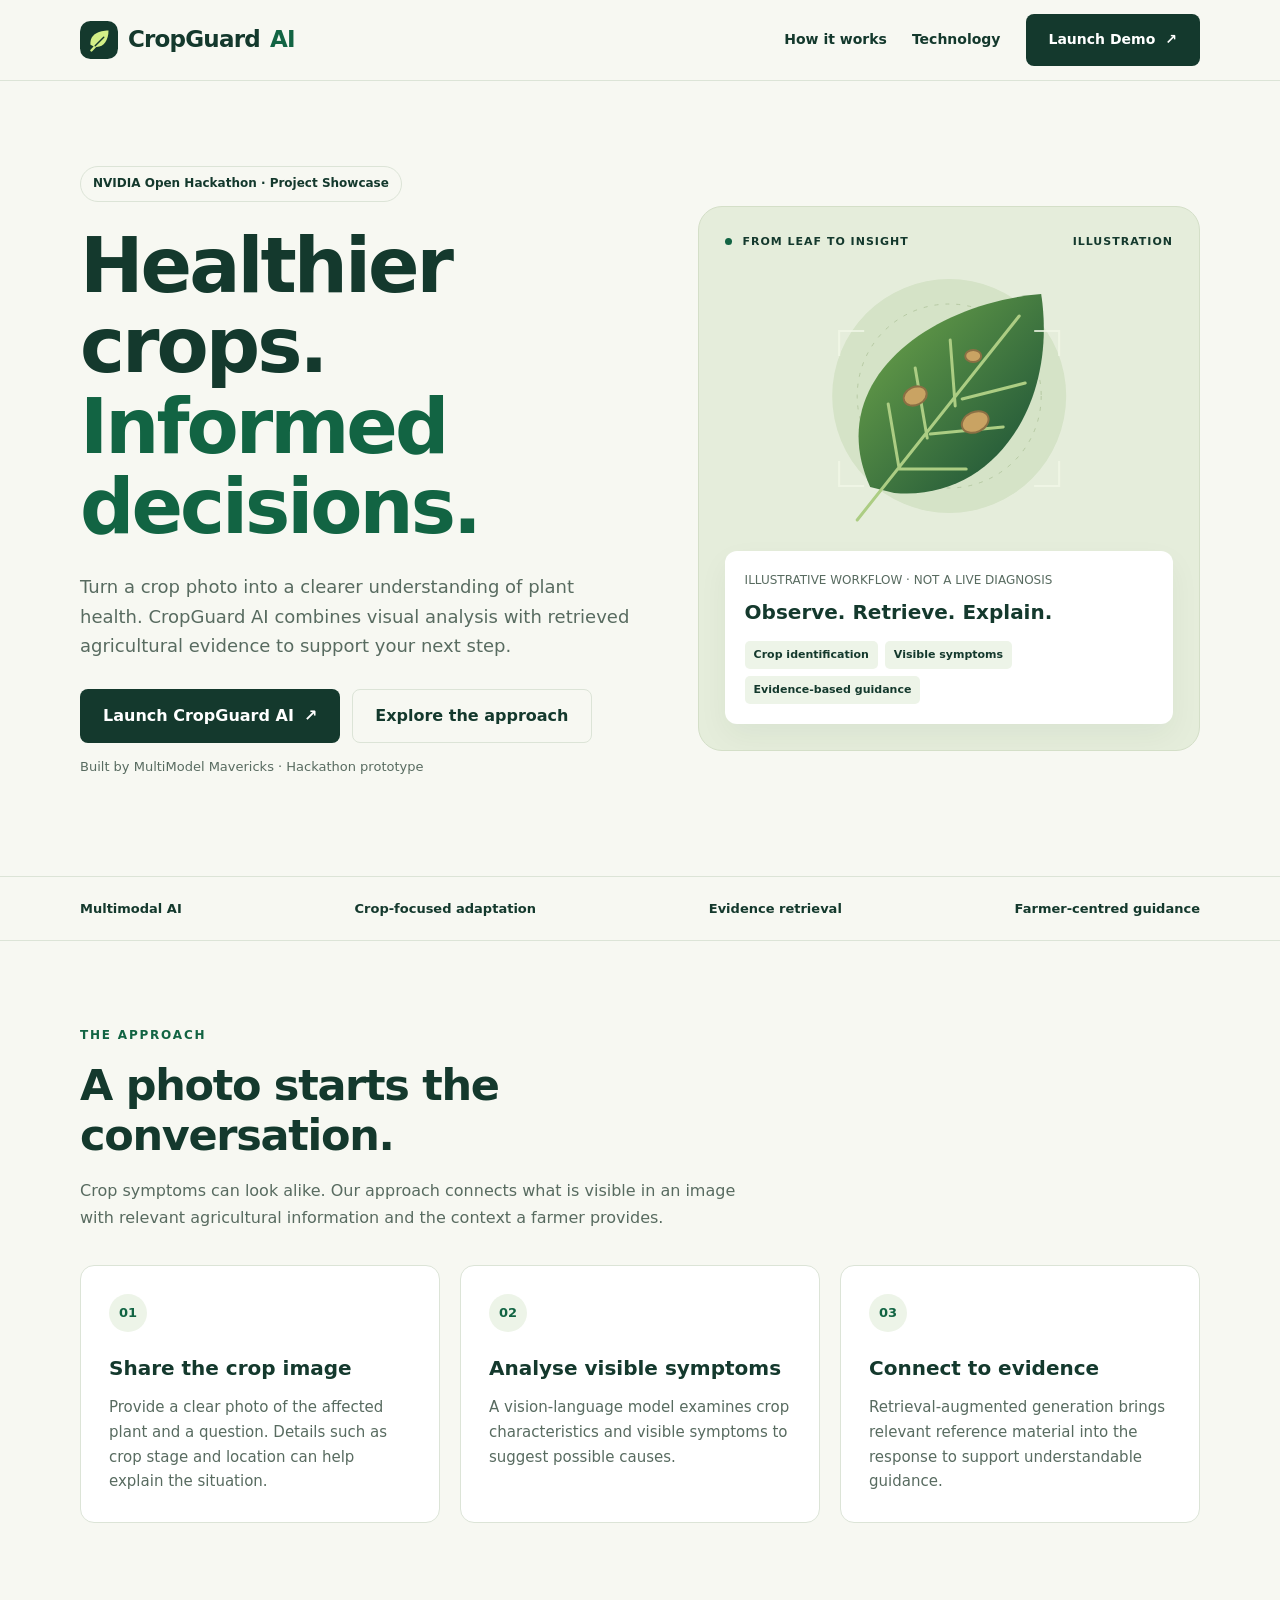
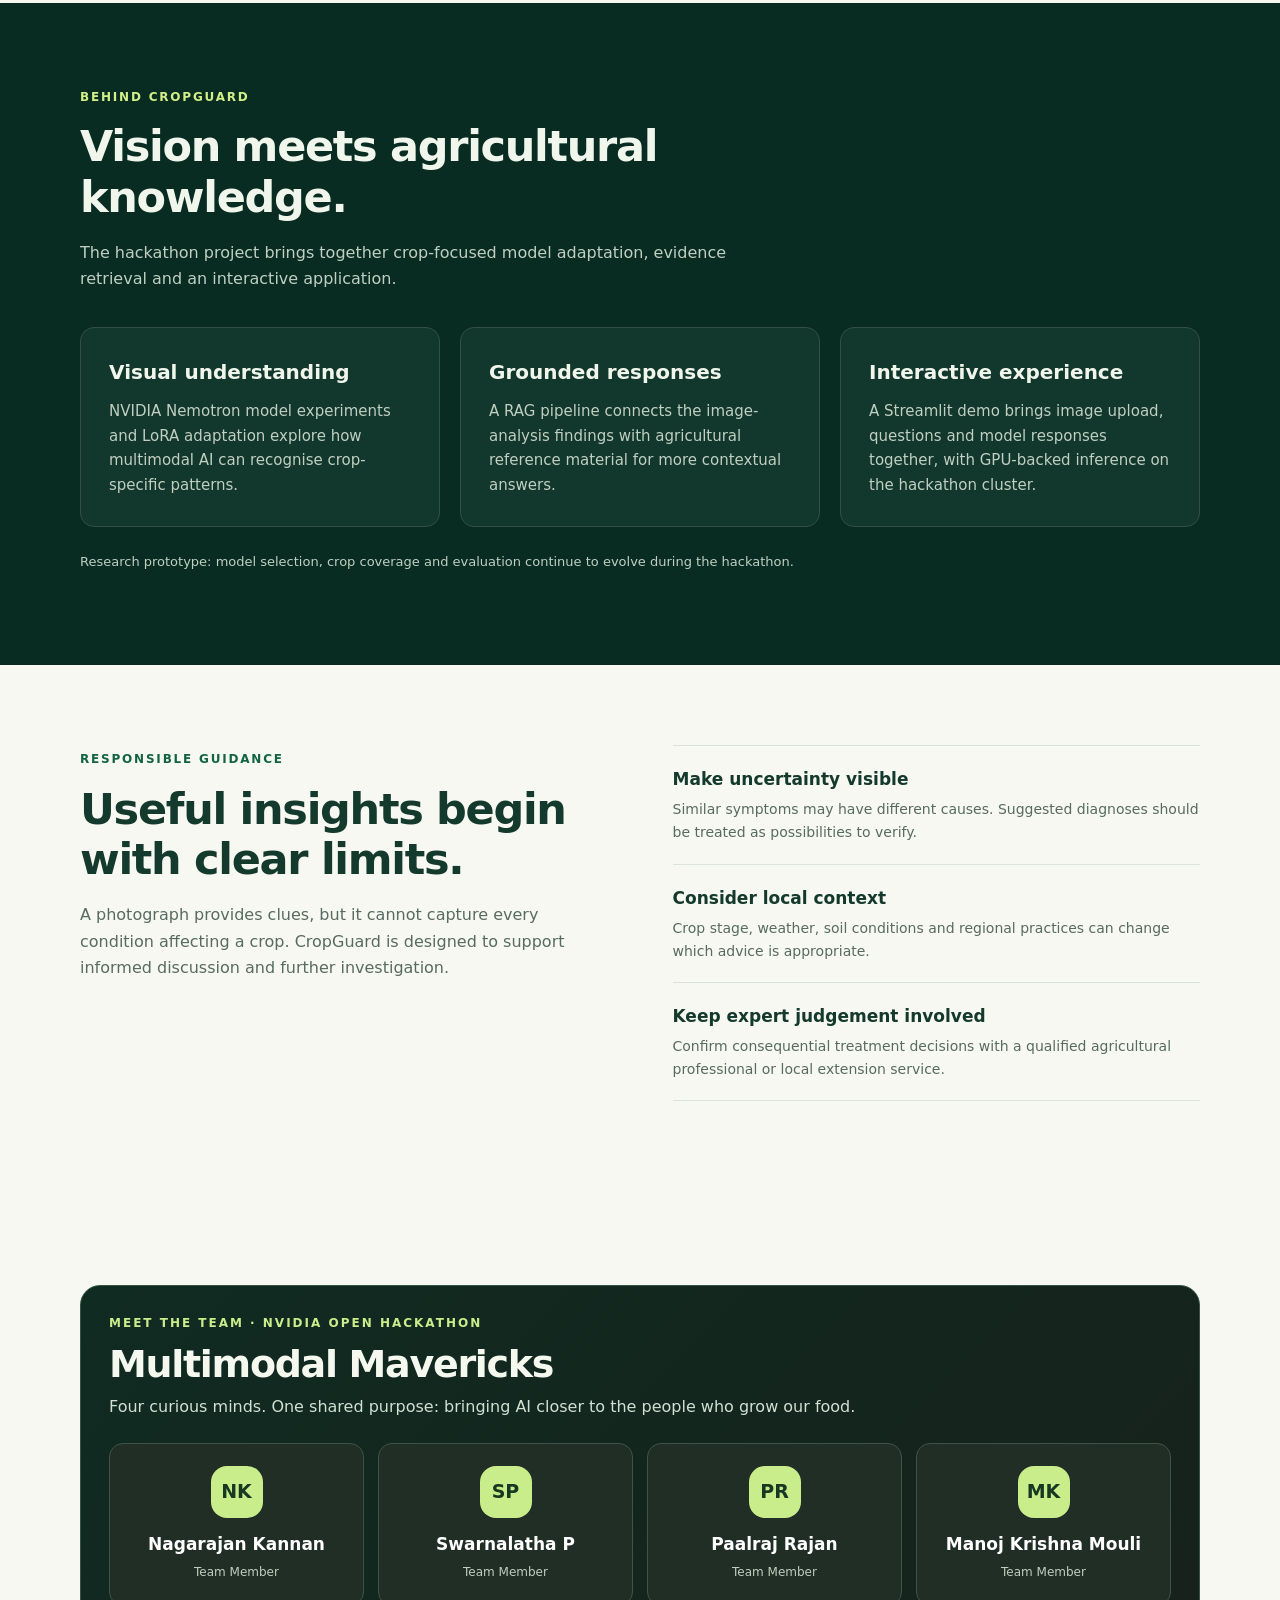
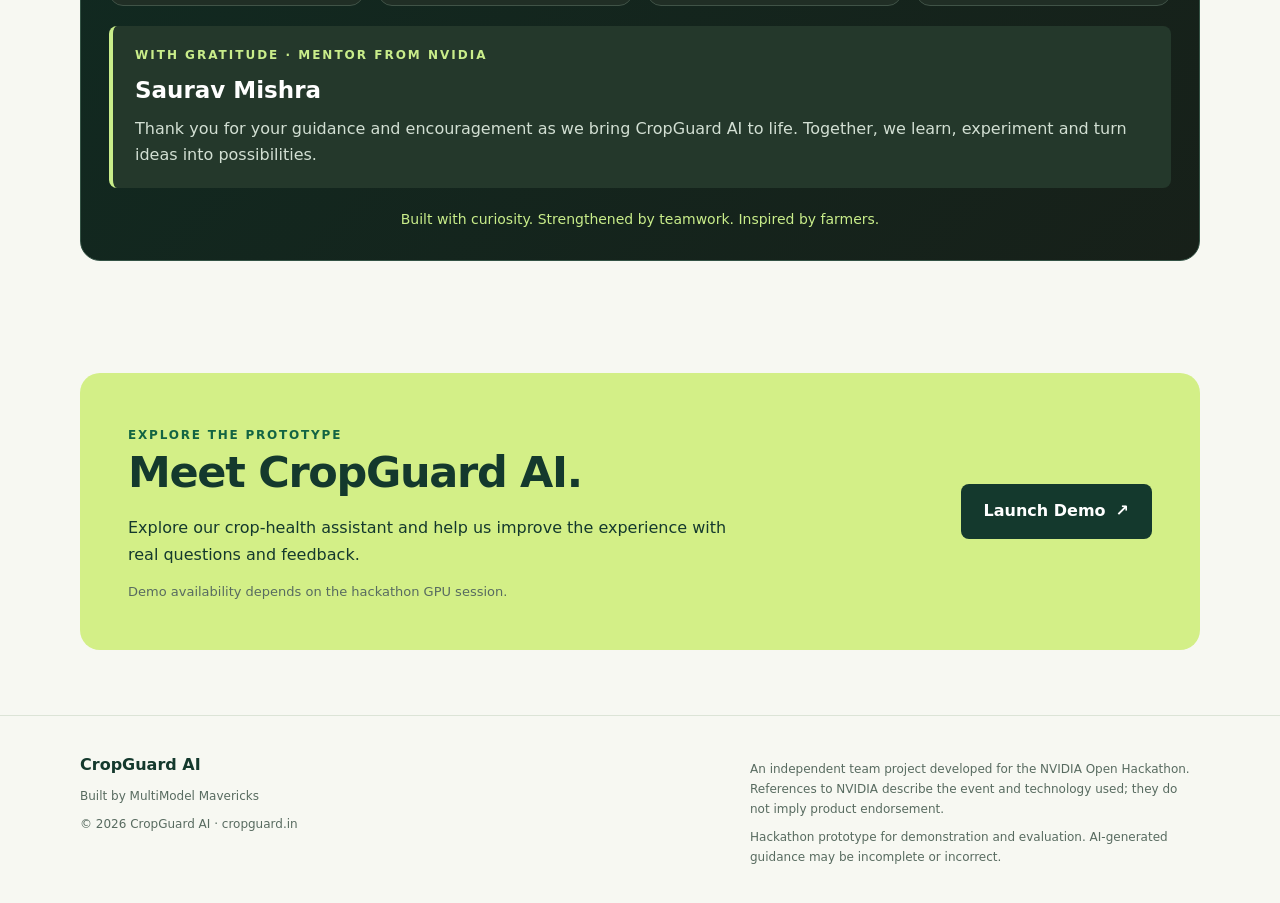
<file: website/index.html>
<!DOCTYPE html>
<html lang="en">
<head>
  <meta charset="UTF-8">
  <meta name="viewport" content="width=device-width, initial-scale=1">
  <meta name="theme-color" content="#092c22">
  <meta name="description"
        content="CropGuard AI — crop-image analysis and evidence-grounded agricultural guidance. An NVIDIA Open Hackathon project by MultiModel Mavericks.">
  <title>CropGuard AI | From leaf to insight</title>

  <style>
    :root {
      --bg: #f7f8f2;
      --ink: #14392d;
      --muted: #586b60;
      --green: #126443;
      --lime: #d3ef87;
      --border: #dce4d7;
      --white: #ffffff;
    }

    * { box-sizing: border-box; }

    html {
      scroll-behavior: smooth;
      scroll-padding-top: 90px;
    }

    body {
      margin: 0;
      font-family: system-ui, -apple-system, "Segoe UI", sans-serif;
      background: var(--bg);
      color: var(--ink);
      line-height: 1.65;
    }

    a { color: inherit; }

    a:focus-visible,
    summary:focus-visible {
      outline: 3px solid #378850;
      outline-offset: 5px;
    }

    .container {
      width: min(1120px, 90%);
      margin: auto;
    }

    .skip {
      position: absolute;
      left: 12px;
      top: -100px;
      background: white;
      padding: 12px;
      z-index: 10;
    }

    .skip:focus {
      top: 10px;
    }

    /* =========================
       HEADER
       ========================= */

    header {
      position: sticky;
      top: 0;
      z-index: 5;
      background: rgba(247,248,242,.96);
      border-bottom: 1px solid var(--border);
    }

    nav {
      min-height: 80px;
      display: flex;
      align-items: center;
      justify-content: space-between;
      gap: 20px;
    }

    .brand {
      display: inline-flex;
      align-items: center;
      gap: 10px;
      text-decoration: none;
      font-size: 23px;
      font-weight: 800;
      letter-spacing: -.8px;
    }

    .brand svg {
      width: 38px;
      height: 38px;
    }

    .brand span {
      color: var(--green);
    }

    .nav-links {
      display: flex;
      align-items: center;
      gap: 25px;
    }

    .nav-links a {
      text-decoration: none;
      font-size: 14px;
      font-weight: 600;
    }

    /* =========================
       BUTTONS
       ========================= */

    .button {
      display: inline-flex;
      align-items: center;
      justify-content: center;
      gap: 10px;
      padding: 13px 22px;
      border-radius: 8px;
      background: var(--ink);
      color: white;
      text-decoration: none;
      font-weight: 700;
      border: 1px solid transparent;
      transition: background .2s, transform .2s;
    }

    .button:hover {
      background: var(--green);
      transform: translateY(-2px);
    }

    .button.secondary {
      background: transparent;
      color: var(--ink);
      border-color: var(--border);
    }

    .button.secondary:hover {
      background: #eaf0e3;
    }

    /* =========================
       HERO
       ========================= */

    .hero {
      display: grid;
      grid-template-columns: 1.1fr 1fr;
      align-items: center;
      gap: 65px;
      padding: 85px 0;
    }

    .eyebrow {
      color: var(--green);
      font-size: 12px;
      font-weight: 800;
      letter-spacing: 1.8px;
      text-transform: uppercase;
    }

    .badge {
      display: inline-block;
      padding: 7px 12px;
      border: 1px solid var(--border);
      border-radius: 30px;
      margin-bottom: 24px;
      font-size: 12px;
      font-weight: 650;
    }

    h1 {
      font-size: clamp(44px, 6vw, 76px);
      line-height: 1.06;
      letter-spacing: -3px;
      margin: 0 0 24px;
      font-weight: 750;
    }

    h1 em {
      color: var(--green);
      font-style: normal;
    }

    .lead {
      font-size: 18px;
      color: var(--muted);
      max-width: 550px;
    }

    .actions {
      display: flex;
      flex-wrap: wrap;
      gap: 12px;
      margin-top: 28px;
    }

    .small {
      color: var(--muted);
      font-size: 13px;
    }

    /* =========================
       HERO VISUAL
       ========================= */

    .visual {
      position: relative;
      border-radius: 24px;
      background: #e5eddb;
      padding: 26px;
      overflow: hidden;
      border: 1px solid #d4dfc8;
    }

    .visual-head {
      display: flex;
      align-items: center;
      justify-content: space-between;
      gap: 12px;
      font-size: 11px;
      font-weight: 750;
      letter-spacing: 1px;
      text-transform: uppercase;
    }

    .dot {
      display: inline-block;
      width: 7px;
      height: 7px;
      background: var(--green);
      border-radius: 50%;
      margin-right: 6px;
    }

    .leaf-art {
      display: block;
      width: 100%;
      height: 300px;
    }

    .sample {
      background: white;
      padding: 20px;
      border-radius: 12px;
      box-shadow: 0 12px 30px #14392d0d;
    }

    .sample-title {
      font-size: 12px;
      color: var(--muted);
    }

    .sample h3 {
      margin: 5px 0 12px;
      font-size: 20px;
    }

    .tags {
      display: flex;
      flex-wrap: wrap;
      gap: 7px;
    }

    .tag {
      font-size: 11px;
      background: #edf4e8;
      padding: 5px 9px;
      border-radius: 5px;
      font-weight: 600;
    }

    /* =========================
       FEATURE STRIP
       ========================= */

    .strip {
      border-block: 1px solid var(--border);
    }

    .strip-inner {
      display: flex;
      justify-content: space-between;
      flex-wrap: wrap;
      gap: 16px;
      padding: 21px 0;
      font-size: 13px;
      font-weight: 650;
    }

    /* =========================
       CONTENT SECTIONS
       ========================= */

    section.content {
      padding: 80px 0;
    }

    .section-heading {
      max-width: 690px;
      margin-bottom: 34px;
    }

    h2 {
      font-size: clamp(30px, 4vw, 43px);
      line-height: 1.17;
      letter-spacing: -1.3px;
      margin: 12px 0 18px;
    }

    .section-heading p {
      color: var(--muted);
    }

    .grid {
      display: grid;
      grid-template-columns: repeat(3, 1fr);
      gap: 20px;
    }

    .card {
      padding: 28px;
      background: var(--white);
      border: 1px solid var(--border);
      border-radius: 14px;
    }

    .number {
      display: inline-flex;
      align-items: center;
      justify-content: center;
      width: 38px;
      height: 38px;
      border-radius: 50%;
      color: var(--green);
      background: #edf4e8;
      font-size: 13px;
      font-weight: 800;
    }

    .card h3 {
      font-size: 20px;
      margin: 20px 0 10px;
    }

    .card p {
      color: var(--muted);
      font-size: 15px;
      margin: 0;
    }

    /* =========================
       DARK TECHNOLOGY SECTION
       ========================= */

    .dark {
      background: #092c22;
      color: #f1f6ec;
    }

    .dark .eyebrow {
      color: var(--lime);
    }

    .dark .section-heading p {
      color: #c0cfc2;
    }

    .dark .card {
      background: #12372c;
      border-color: #315043;
    }

    .dark .card p {
      color: #c0cfc2;
    }

    .dark .card h3 {
      margin-top: 0;
    }

    .tech-note {
      color: #c0cfc2;
      margin-top: 24px;
      font-size: 13px;
    }

    /* =========================
       RESPONSIBLE GUIDANCE
       ========================= */

    .split {
      display: grid;
      grid-template-columns: 1fr 1fr;
      gap: 65px;
    }

    .principles {
      border-top: 1px solid var(--border);
    }

    .principle {
      padding: 19px 0;
      border-bottom: 1px solid var(--border);
    }

    .principle h3 {
      margin: 0 0 5px;
      font-size: 17px;
    }

    .principle p {
      margin: 0;
      color: var(--muted);
      font-size: 14px;
    }

    /* =========================
       TEAM SECTION
       ========================= */

    .cg-team {
      margin: 24px 0 32px;
      padding: 28px;
      border: 1px solid #345345;
      border-radius: 20px;
      background: linear-gradient(135deg, #102b22, #172019);
      color: #f4f8ef;
    }

    .cg-team-label {
      color: #c9ed8a;
      font-size: 12px;
      font-weight: 700;
      letter-spacing: 2px;
      text-transform: uppercase;
    }

    .cg-team h2 {
      color: #f4f8ef;
      font-size: clamp(26px, 4vw, 38px);
      margin: 8px 0;
      padding: 0;
    }

    .cg-team-intro {
      color: #d2dfd3;
      margin: 0 0 22px;
    }

    .cg-members {
      display: grid;
      grid-template-columns: repeat(4, minmax(0, 1fr));
      gap: 14px;
    }

    .cg-member {
      padding: 22px 14px;
      text-align: center;
      border: 1px solid #405347;
      border-radius: 14px;
      background: #202e25;
    }

    .cg-initials {
      display: flex;
      align-items: center;
      justify-content: center;
      width: 52px;
      height: 52px;
      margin: 0 auto 14px;
      border-radius: 16px;
      background: #c9ed8a;
      color: #173822;
      font-size: 19px;
      font-weight: 800;
    }

    .cg-member-name {
      color: #ffffff;
      font-size: 17px;
      font-weight: 650;
      line-height: 1.5;
    }

    .cg-member-role {
      margin-top: 6px;
      color: #c0cebf;
      font-size: 12px;
    }

    .cg-mentor {
      margin-top: 20px;
      padding: 20px 22px;
      border-left: 4px solid #c9ed8a;
      border-radius: 8px;
      background: #24382b;
    }

    .cg-mentor-name {
      margin: 6px 0;
      color: #ffffff;
      font-size: 23px;
      font-weight: 700;
    }

    .cg-mentor p {
      color: #d2dfd3;
      margin: 0;
    }

    .cg-team-footer {
      margin: 20px 0 0;
      text-align: center;
      color: #c9ed8a;
      font-size: 14px;
    }

    /* =========================
       CTA
       ========================= */

    .cta {
      background: var(--lime);
      border-radius: 20px;
      padding: 48px;
      display: flex;
      justify-content: space-between;
      align-items: center;
      gap: 30px;
    }

    .cta h2 {
      margin-top: 0;
    }

    .cta p {
      margin-bottom: 0;
      max-width: 620px;
    }

    .cta .button {
      flex-shrink: 0;
    }

    /* =========================
       FOOTER
       ========================= */

    footer {
      padding: 36px 0;
      margin-top: 65px;
      border-top: 1px solid var(--border);
    }

    .footer-inner {
      display: flex;
      justify-content: space-between;
      gap: 25px;
    }

    footer p {
      margin: 8px 0 0;
      font-size: 12px;
      color: var(--muted);
    }

    .footer-note {
      max-width: 450px;
    }

    /* =========================
       RESPONSIVE
       ========================= */

    @media (max-width: 900px) {

      .hero {
        gap: 30px;
        padding: 50px 0;
      }

      .grid {
        grid-template-columns: 1fr;
      }

      .split {
        gap: 30px;
      }

      .nav-links {
        gap: 15px;
      }

      .nav-links .optional {
        display: none;
      }

      .cta {
        padding: 32px;
      }

      .cg-members {
        grid-template-columns: repeat(2, minmax(0, 1fr));
      }
    }

    @media (max-width: 650px) {

      .hero,
      .split {
        grid-template-columns: 1fr;
      }

      h1 {
        letter-spacing: -2px;
      }

      .hero {
        gap: 35px;
      }

      .nav-links .section-link {
        display: none;
      }

      nav {
        min-height: 70px;
      }

      .brand {
        font-size: 20px;
      }

      .nav-links .button {
        padding: 10px 14px;
      }

      .leaf-art {
        height: 240px;
      }

      section.content {
        padding: 55px 0;
      }

      .cta,
      .footer-inner {
        flex-direction: column;
        align-items: flex-start;
      }

      .strip-inner {
        justify-content: flex-start;
        gap: 12px 25px;
      }

      .cg-team {
        padding: 20px;
      }

      .cg-members {
        grid-template-columns: 1fr;
      }
    }

    @media (prefers-reduced-motion: reduce) {

      html {
        scroll-behavior: auto;
      }

      .button {
        transition: none;
      }

      .button:hover {
        transform: none;
      }
    }
  </style>
</head>

<body>

  <a class="skip" href="#main">Skip to content</a>

  <!-- =========================
       HEADER
       ========================= -->

  <header>
    <nav class="container" aria-label="Main navigation">

      <a class="brand" href="#" aria-label="CropGuard AI home">

        <svg viewBox="0 0 40 40" fill="none" aria-hidden="true">
          <rect width="40" height="40" rx="11" fill="#14392d"/>

          <path d="M11 25C10 14 20 10 30 10C30 21 24 29 15 27"
                fill="#d3ef87"/>

          <path d="M12 31L25 17"
                stroke="#d3ef87"
                stroke-width="2.5"
                stroke-linecap="round"/>

          <path d="M16 26L25 17"
                stroke="#14392d"
                stroke-width="1.5"
                stroke-linecap="round"/>
        </svg>

        CropGuard <span>AI</span>

      </a>

      <div class="nav-links">
        <a class="section-link" href="#how-it-works">How it works</a>
        <a class="optional" href="#technology">Technology</a>

        <a class="button" href="https://demo.cropguard.in">
          Launch Demo <span aria-hidden="true">↗</span>
        </a>
      </div>

    </nav>
  </header>


  <!-- =========================
       MAIN
       ========================= -->

  <main id="main">

    <!-- HERO -->

    <div class="container">

      <section class="hero" aria-labelledby="hero-title">

        <div>

          <div class="badge">
            NVIDIA Open Hackathon · Project Showcase
          </div>

          <h1 id="hero-title">
            Healthier crops.<br>
            <em>Informed decisions.</em>
          </h1>

          <p class="lead">
            Turn a crop photo into a clearer understanding of plant health.
            CropGuard AI combines visual analysis with retrieved agricultural
            evidence to support your next step.
          </p>

          <div class="actions">

            <a class="button" href="https://demo.cropguard.in">
              Launch CropGuard AI
              <span aria-hidden="true">↗</span>
            </a>

            <a class="button secondary" href="#how-it-works">
              Explore the approach
            </a>

          </div>

          <p class="small">
            Built by MultiModel Mavericks · Hackathon prototype
          </p>

        </div>


        <!-- HERO VISUAL -->

        <div class="visual">

          <div class="visual-head">

            <span>
              <span class="dot"></span>
              From leaf to insight
            </span>

            <span>Illustration</span>

          </div>

          <svg class="leaf-art"
               viewBox="0 0 400 300"
               role="img"
               aria-labelledby="leaf-title">

            <title id="leaf-title">
              Illustrated leaf with visible spots
            </title>

            <defs>
              <linearGradient id="leaf-green"
                              x1="0"
                              y1="0"
                              x2="1"
                              y2="1">

                <stop offset="0%" stop-color="#72a94b"/>
                <stop offset="100%" stop-color="#164c36"/>

              </linearGradient>
            </defs>

            <circle cx="200"
                    cy="145"
                    r="117"
                    fill="#d5e3c7"/>

            <circle cx="200"
                    cy="145"
                    r="92"
                    fill="none"
                    stroke="#b7caa4"
                    stroke-dasharray="4 7"/>

            <path d="M121 236C73 129 182 52 292 43
                     C309 156 242 251 145 242Z"
                  fill="url(#leaf-green)"/>

            <path d="M108 269L270 65
                     M150 218L139 153
                     M178 187L166 117
                     M206 155L201 89
                     M152 218L217 218
                     M181 183L254 176
                     M213 148L276 132"
                  fill="none"
                  stroke="#accd83"
                  stroke-width="3"
                  stroke-linecap="round"/>

            <g fill="#c9a363"
               stroke="#8b7044"
               stroke-width="2">

              <ellipse cx="166"
                       cy="145"
                       rx="12"
                       ry="9"
                       transform="rotate(-25 166 145)"/>

              <ellipse cx="226"
                       cy="171"
                       rx="14"
                       ry="10"
                       transform="rotate(-25 226 171)"/>

              <ellipse cx="224"
                       cy="105"
                       rx="8"
                       ry="6"/>

            </g>

            <g fill="none"
               stroke="#f2f8e8"
               stroke-width="2"
               opacity=".8">

              <path d="M90 105V80H115
                       M285 80H310V105
                       M90 210V235H115
                       M285 235H310V210"/>

            </g>

          </svg>

          <div class="sample">

            <div class="sample-title">
              ILLUSTRATIVE WORKFLOW · NOT A LIVE DIAGNOSIS
            </div>

            <h3>
              Observe. Retrieve. Explain.
            </h3>

            <div class="tags">

              <span class="tag">
                Crop identification
              </span>

              <span class="tag">
                Visible symptoms
              </span>

              <span class="tag">
                Evidence-based guidance
              </span>

            </div>

          </div>

        </div>

      </section>

    </div>


    <!-- FEATURE STRIP -->

    <div class="strip">

      <div class="container strip-inner">

        <span>Multimodal AI</span>
        <span>Crop-focused adaptation</span>
        <span>Evidence retrieval</span>
        <span>Farmer-centred guidance</span>

      </div>

    </div>


    <!-- HOW IT WORKS -->

    <section class="content container" id="how-it-works">

      <div class="section-heading">

        <span class="eyebrow">
          The approach
        </span>

        <h2>
          A photo starts the conversation.
        </h2>

        <p>
          Crop symptoms can look alike. Our approach connects what is visible
          in an image with relevant agricultural information and the
          context a farmer provides.
        </p>

      </div>


      <div class="grid">

        <article class="card">

          <span class="number">01</span>

          <h3>
            Share the crop image
          </h3>

          <p>
            Provide a clear photo of the affected plant and a question.
            Details such as crop stage and location can help explain the situation.
          </p>

        </article>


        <article class="card">

          <span class="number">02</span>

          <h3>
            Analyse visible symptoms
          </h3>

          <p>
            A vision-language model examines crop characteristics and visible
            symptoms to suggest possible causes.
          </p>

        </article>


        <article class="card">

          <span class="number">03</span>

          <h3>
            Connect to evidence
          </h3>

          <p>
            Retrieval-augmented generation brings relevant reference material
            into the response to support understandable guidance.
          </p>

        </article>

      </div>

    </section>


    <!-- TECHNOLOGY -->

    <section class="content dark" id="technology">

      <div class="container">

        <div class="section-heading">

          <span class="eyebrow">
            Behind CropGuard
          </span>

          <h2>
            Vision meets agricultural knowledge.
          </h2>

          <p>
            The hackathon project brings together crop-focused model adaptation,
            evidence retrieval and an interactive application.
          </p>

        </div>


        <div class="grid">

          <article class="card">

            <h3>
              Visual understanding
            </h3>

            <p>
              NVIDIA Nemotron model experiments and LoRA adaptation explore
              how multimodal AI can recognise crop-specific patterns.
            </p>

          </article>


          <article class="card">

            <h3>
              Grounded responses
            </h3>

            <p>
              A RAG pipeline connects the image-analysis findings with
              agricultural reference material for more contextual answers.
            </p>

          </article>


          <article class="card">

            <h3>
              Interactive experience
            </h3>

            <p>
              A Streamlit demo brings image upload, questions and model
              responses together, with GPU-backed inference on the hackathon cluster.
            </p>

          </article>

        </div>


        <p class="tech-note">
          Research prototype: model selection, crop coverage and evaluation
          continue to evolve during the hackathon.
        </p>

      </div>

    </section>


    <!-- RESPONSIBLE GUIDANCE -->

    <section class="content container" id="responsible-use">

      <div class="split">

        <div class="section-heading">

          <span class="eyebrow">
            Responsible guidance
          </span>

          <h2>
            Useful insights begin with clear limits.
          </h2>

          <p>
            A photograph provides clues, but it cannot capture every condition
            affecting a crop. CropGuard is designed to support informed
            discussion and further investigation.
          </p>

        </div>


        <div class="principles">

          <article class="principle">

            <h3>
              Make uncertainty visible
            </h3>

            <p>
              Similar symptoms may have different causes. Suggested diagnoses
              should be treated as possibilities to verify.
            </p>

          </article>


          <article class="principle">

            <h3>
              Consider local context
            </h3>

            <p>
              Crop stage, weather, soil conditions and regional practices
              can change which advice is appropriate.
            </p>

          </article>


          <article class="principle">

            <h3>
              Keep expert judgement involved
            </h3>

            <p>
              Confirm consequential treatment decisions with a qualified
              agricultural professional or local extension service.
            </p>

          </article>

        </div>

      </div>

    </section>


    <!-- =========================
         TEAM
         ========================= -->

    <section class="content container" id="team">

      <div class="cg-team"
           aria-label="CropGuard AI team">

        <div class="cg-team-label">
          Meet the team · NVIDIA Open Hackathon
        </div>

        <h2>
          Multimodal Mavericks
        </h2>

        <p class="cg-team-intro">
          Four curious minds. One shared purpose:
          bringing AI closer to the people who grow our food.
        </p>


        <div class="cg-members">

          <div class="cg-member">

            <div class="cg-initials"
                 aria-hidden="true">
              NK
            </div>

            <div class="cg-member-name">
              Nagarajan Kannan
            </div>

            <div class="cg-member-role">
              Team Member
            </div>

          </div>


          <div class="cg-member">

            <div class="cg-initials"
                 aria-hidden="true">
              SP
            </div>

            <div class="cg-member-name">
              Swarnalatha P
            </div>

            <div class="cg-member-role">
              Team Member
            </div>

          </div>


          <div class="cg-member">

            <div class="cg-initials"
                 aria-hidden="true">
              PR
            </div>

            <div class="cg-member-name">
              Paalraj Rajan
            </div>

            <div class="cg-member-role">
              Team Member
            </div>

          </div>


          <div class="cg-member">

            <div class="cg-initials"
                 aria-hidden="true">
              MK
            </div>

            <div class="cg-member-name">
              Manoj Krishna Mouli
            </div>

            <div class="cg-member-role">
              Team Member
            </div>

          </div>

        </div>


        <!-- MENTOR -->

        <div class="cg-mentor">

          <div class="cg-team-label">
            With gratitude · Mentor from NVIDIA
          </div>

          <div class="cg-mentor-name">
            Saurav Mishra
          </div>

          <p>
            Thank you for your guidance and encouragement as we bring
            CropGuard AI to life. Together, we learn, experiment and
            turn ideas into possibilities.
          </p>

        </div>


        <p class="cg-team-footer">
          Built with curiosity. Strengthened by teamwork. Inspired by farmers.
        </p>

      </div>

    </section>


    <!-- CTA -->

    <section class="container" aria-labelledby="demo-title">

      <div class="cta">

        <div>

          <span class="eyebrow">
            Explore the prototype
          </span>

          <h2 id="demo-title">
            Meet CropGuard AI.
          </h2>

          <p>
            Explore our crop-health assistant and help us improve the experience
            with real questions and feedback.
          </p>

          <p class="small">
            Demo availability depends on the hackathon GPU session.
          </p>

        </div>


        <a class="button" href="https://demo.cropguard.in">
          Launch Demo
          <span aria-hidden="true">↗</span>
        </a>

      </div>

    </section>

  </main>


  <!-- =========================
       FOOTER
       ========================= -->

  <footer>

    <div class="container footer-inner">

      <div>

        <strong>
          CropGuard AI
        </strong>

        <p>
          Built by MultiModel Mavericks
        </p>

        <p>
          © 2026 CropGuard AI · cropguard.in
        </p>

      </div>


      <div class="footer-note">

        <p>
          An independent team project developed for the NVIDIA Open Hackathon.
          References to NVIDIA describe the event and technology used;
          they do not imply product endorsement.
        </p>

        <p>
          Hackathon prototype for demonstration and evaluation.
          AI-generated guidance may be incomplete or incorrect.
        </p>

      </div>

    </div>

  </footer>

</body>
</html>
</file>
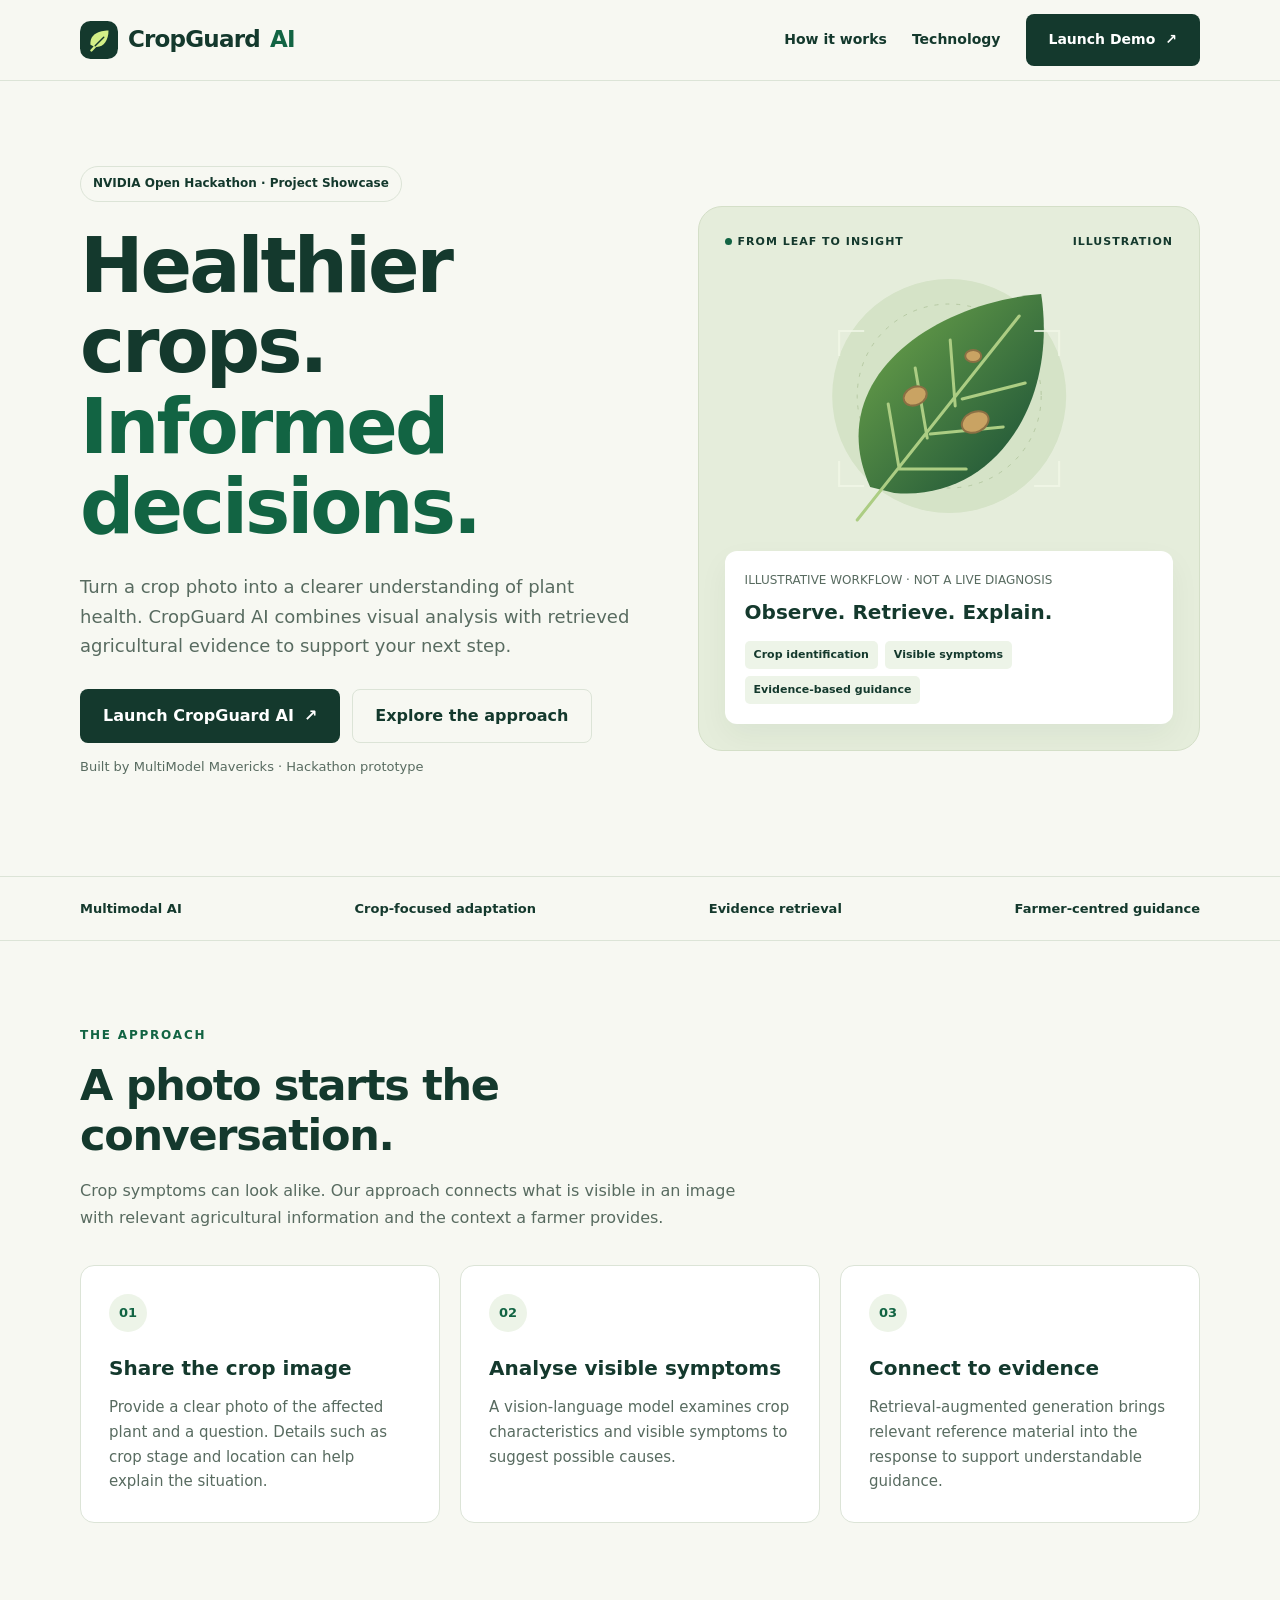
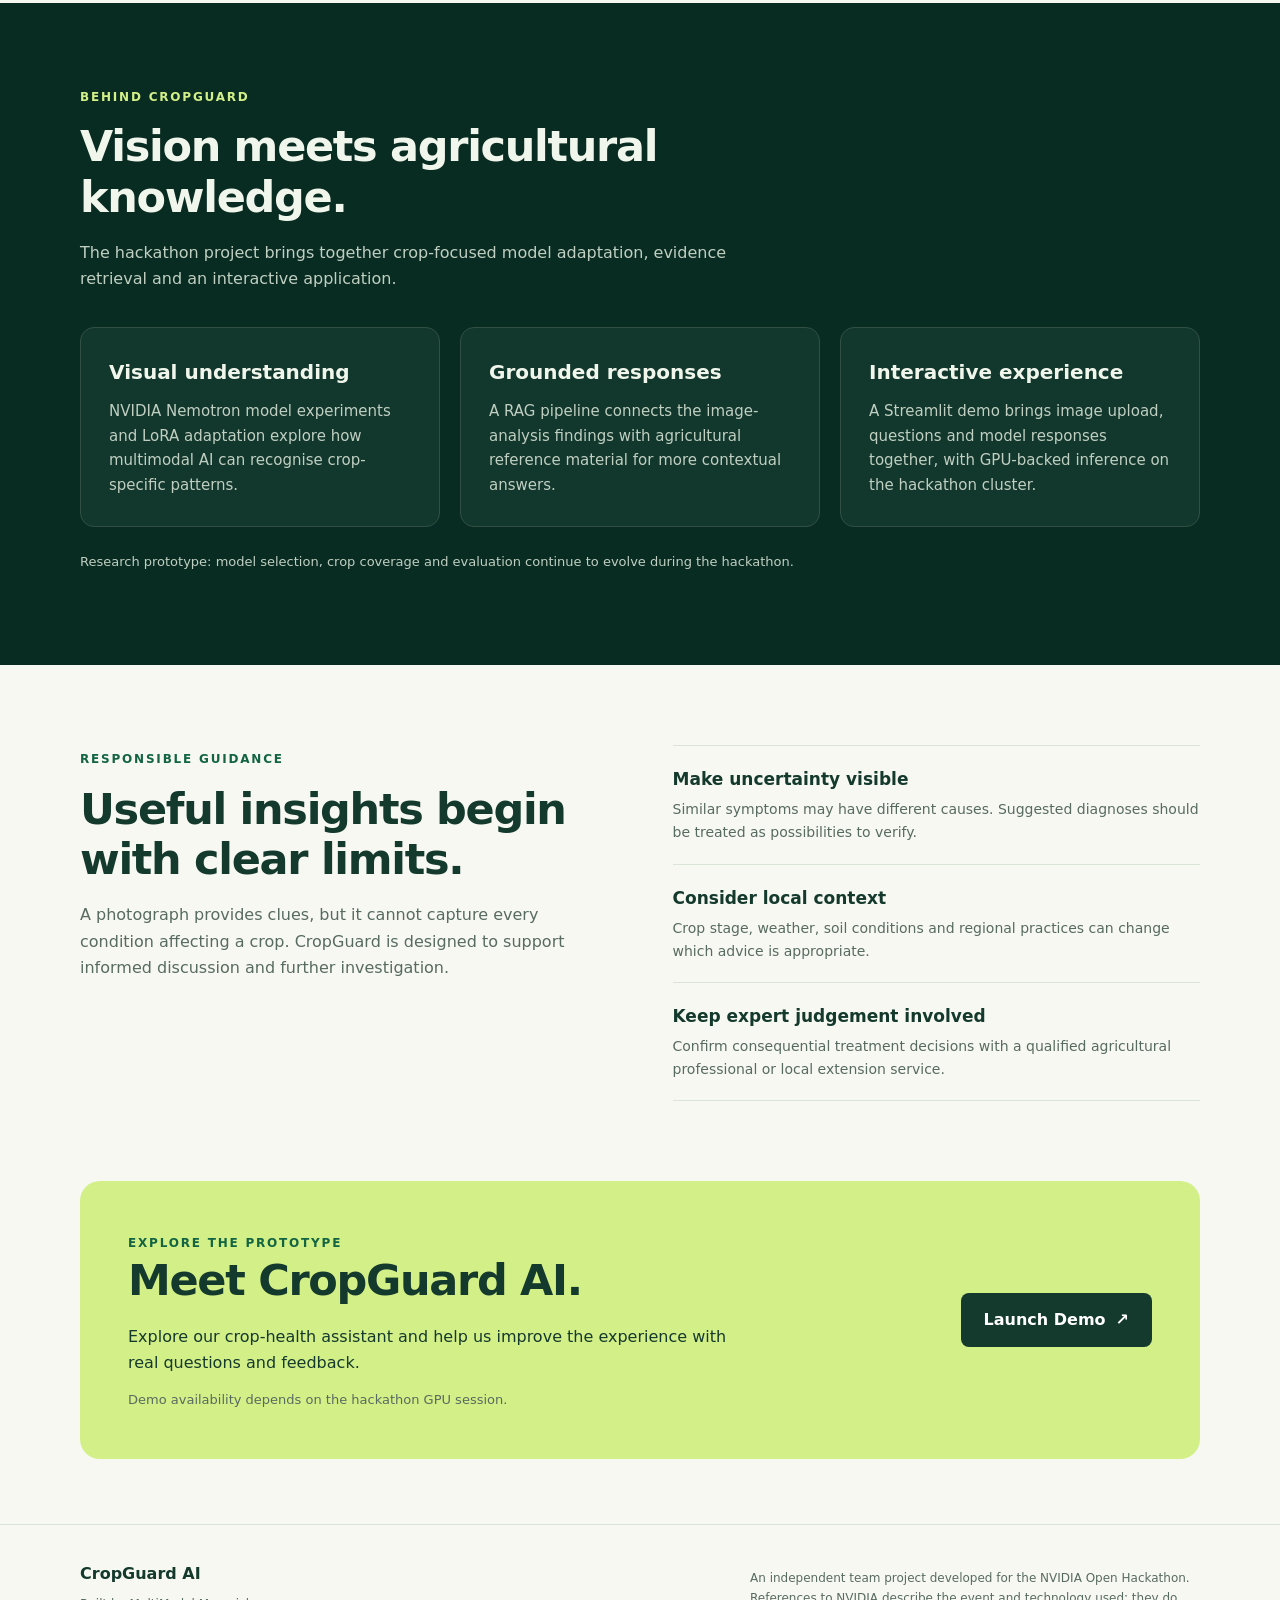
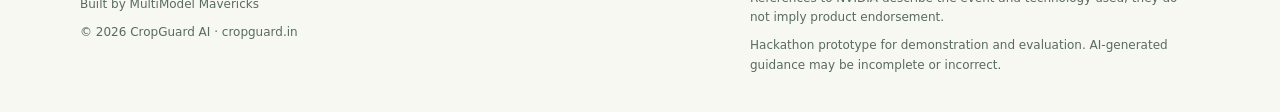
<file: website/index_15Sep2026.html>
<!DOCTYPE html>
<html lang="en">
<head>
  <meta charset="UTF-8">
  <meta name="viewport" content="width=device-width, initial-scale=1">
  <meta name="theme-color" content="#092c22">
  <meta name="description"
        content="CropGuard AI — crop-image analysis and evidence-grounded agricultural guidance. An NVIDIA Open Hackathon project by MultiModel Mavericks.">
  <title>CropGuard AI | From leaf to insight</title>

  <style>
    :root {
      --bg: #f7f8f2;
      --ink: #14392d;
      --muted: #586b60;
      --green: #126443;
      --lime: #d3ef87;
      --border: #dce4d7;
      --white: #ffffff;
    }

    * { box-sizing: border-box; }
    html { scroll-behavior: smooth; scroll-padding-top: 90px; }
    body {
      margin: 0;
      font-family: system-ui, -apple-system, "Segoe UI", sans-serif;
      background: var(--bg);
      color: var(--ink);
      line-height: 1.65;
    }

    a { color: inherit; }
    a:focus-visible, summary:focus-visible {
      outline: 3px solid #378850;
      outline-offset: 5px;
    }

    .container { width: min(1120px, 90%); margin: auto; }
    .skip {
      position: absolute;
      left: 12px;
      top: -100px;
      background: white;
      padding: 12px;
      z-index: 10;
    }
    .skip:focus { top: 10px; }

    header {
      position: sticky;
      top: 0;
      z-index: 5;
      background: rgba(247,248,242,.96);
      border-bottom: 1px solid var(--border);
    }
    nav {
      min-height: 80px;
      display: flex;
      align-items: center;
      justify-content: space-between;
      gap: 20px;
    }
    .brand {
      display: inline-flex;
      align-items: center;
      gap: 10px;
      text-decoration: none;
      font-size: 23px;
      font-weight: 800;
      letter-spacing: -.8px;
    }
    .brand svg { width: 38px; height: 38px; }
    .brand span { color: var(--green); }
    .nav-links { display: flex; align-items: center; gap: 25px; }
    .nav-links a { text-decoration: none; font-size: 14px; font-weight: 600; }

    .button {
      display: inline-flex;
      align-items: center;
      justify-content: center;
      gap: 10px;
      padding: 13px 22px;
      border-radius: 8px;
      background: var(--ink);
      color: white;
      text-decoration: none;
      font-weight: 700;
      border: 1px solid transparent;
      transition: background .2s, transform .2s;
    }
    .button:hover { background: var(--green); transform: translateY(-2px); }
    .button.secondary {
      background: transparent;
      color: var(--ink);
      border-color: var(--border);
    }
    .button.secondary:hover { background: #eaf0e3; }

    .hero {
      display: grid;
      grid-template-columns: 1.1fr 1fr;
      align-items: center;
      gap: 65px;
      padding: 85px 0;
    }
    .eyebrow {
      color: var(--green);
      font-size: 12px;
      font-weight: 800;
      letter-spacing: 1.8px;
      text-transform: uppercase;
    }
    .badge {
      display: inline-block;
      padding: 7px 12px;
      border: 1px solid var(--border);
      border-radius: 30px;
      margin-bottom: 24px;
      font-size: 12px;
      font-weight: 650;
    }
    h1 {
      font-size: clamp(44px, 6vw, 76px);
      line-height: 1.06;
      letter-spacing: -3px;
      margin: 0 0 24px;
      font-weight: 750;
    }
    h1 em { color: var(--green); font-style: normal; }
    .lead { font-size: 18px; color: var(--muted); max-width: 550px; }
    .actions { display: flex; flex-wrap: wrap; gap: 12px; margin-top: 28px; }
    .small { color: var(--muted); font-size: 13px; }

    .visual {
      position: relative;
      border-radius: 24px;
      background: #e5eddb;
      padding: 26px;
      overflow: hidden;
      border: 1px solid #d4dfc8;
    }
    .visual-head {
      display: flex;
      align-items: center;
      justify-content: space-between;
      gap: 12px;
      font-size: 11px;
      font-weight: 750;
      letter-spacing: 1px;
      text-transform: uppercase;
    }
    .dot {
      display: inline-block;
      width: 7px;
      height: 7px;
      background: var(--green);
      border-radius: 50%;
      margin-right: 6px;
    }
    .leaf-art { display: block; width: 100%; height: 300px; }
    .sample {
      background: white;
      padding: 20px;
      border-radius: 12px;
      box-shadow: 0 12px 30px #14392d0d;
    }
    .sample-title { font-size: 12px; color: var(--muted); }
    .sample h3 { margin: 5px 0 12px; font-size: 20px; }
    .tags { display: flex; flex-wrap: wrap; gap: 7px; }
    .tag {
      font-size: 11px;
      background: #edf4e8;
      padding: 5px 9px;
      border-radius: 5px;
      font-weight: 600;
    }

    .strip { border-block: 1px solid var(--border); }
    .strip-inner {
      display: flex;
      justify-content: space-between;
      flex-wrap: wrap;
      gap: 16px;
      padding: 21px 0;
      font-size: 13px;
      font-weight: 650;
    }

    section.content { padding: 80px 0; }
    .section-heading { max-width: 690px; margin-bottom: 34px; }
    h2 {
      font-size: clamp(30px, 4vw, 43px);
      line-height: 1.17;
      letter-spacing: -1.3px;
      margin: 12px 0 18px;
    }
    .section-heading p { color: var(--muted); }
    .grid { display: grid; grid-template-columns: repeat(3, 1fr); gap: 20px; }
    .card {
      padding: 28px;
      background: var(--white);
      border: 1px solid var(--border);
      border-radius: 14px;
    }
    .number {
      display: inline-flex;
      align-items: center;
      justify-content: center;
      width: 38px;
      height: 38px;
      border-radius: 50%;
      color: var(--green);
      background: #edf4e8;
      font-size: 13px;
      font-weight: 800;
    }
    .card h3 { font-size: 20px; margin: 20px 0 10px; }
    .card p { color: var(--muted); font-size: 15px; margin: 0; }

    .dark { background: #092c22; color: #f1f6ec; }
    .dark .eyebrow { color: var(--lime); }
    .dark .section-heading p { color: #c0cfc2; }
    .dark .card { background: #12372c; border-color: #315043; }
    .dark .card p { color: #c0cfc2; }
    .dark .card h3 { margin-top: 0; }
    .tech-note { color: #c0cfc2; margin-top: 24px; font-size: 13px; }

    .split { display: grid; grid-template-columns: 1fr 1fr; gap: 65px; }
    .principles { border-top: 1px solid var(--border); }
    .principle { padding: 19px 0; border-bottom: 1px solid var(--border); }
    .principle h3 { margin: 0 0 5px; font-size: 17px; }
    .principle p { margin: 0; color: var(--muted); font-size: 14px; }

    .cta {
      background: var(--lime);
      border-radius: 20px;
      padding: 48px;
      display: flex;
      justify-content: space-between;
      align-items: center;
      gap: 30px;
    }
    .cta h2 { margin-top: 0; }
    .cta p { margin-bottom: 0; max-width: 620px; }
    .cta .button { flex-shrink: 0; }

    footer { padding: 36px 0; margin-top: 65px; border-top: 1px solid var(--border); }
    .footer-inner { display: flex; justify-content: space-between; gap: 25px; }
    footer p { margin: 8px 0 0; font-size: 12px; color: var(--muted); }
    .footer-note { max-width: 450px; }

    @media (max-width: 850px) {
      .hero { gap: 30px; padding: 50px 0; }
      .grid { grid-template-columns: 1fr; }
      .split { gap: 30px; }
      .nav-links { gap: 15px; }
      .nav-links .optional { display: none; }
      .cta { padding: 32px; }
    }
    @media (max-width: 650px) {
      .hero, .split { grid-template-columns: 1fr; }
      h1 { letter-spacing: -2px; }
      .hero { gap: 35px; }
      .nav-links .section-link { display: none; }
      nav { min-height: 70px; }
      .brand { font-size: 20px; }
      .nav-links .button { padding: 10px 14px; }
      .leaf-art { height: 240px; }
      section.content { padding: 55px 0; }
      .cta, .footer-inner { flex-direction: column; align-items: flex-start; }
      .strip-inner { justify-content: flex-start; gap: 12px 25px; }
    }
    @media (prefers-reduced-motion: reduce) {
      html { scroll-behavior: auto; }
      .button { transition: none; }
      .button:hover { transform: none; }
    }
  </style>
</head>

<body>
  <a class="skip" href="#main">Skip to content</a>

  <header>
    <nav class="container" aria-label="Main navigation">
      <a class="brand" href="#" aria-label="CropGuard AI home">
        <svg viewBox="0 0 40 40" fill="none" aria-hidden="true">
          <rect width="40" height="40" rx="11" fill="#14392d"/>
          <path d="M11 25C10 14 20 10 30 10C30 21 24 29 15 27"
                fill="#d3ef87"/>
          <path d="M12 31L25 17" stroke="#d3ef87"
                stroke-width="2.5" stroke-linecap="round"/>
          <path d="M16 26L25 17" stroke="#14392d"
                stroke-width="1.5" stroke-linecap="round"/>
        </svg>
        CropGuard <span>AI</span>
      </a>

      <div class="nav-links">
        <a class="section-link" href="#how-it-works">How it works</a>
        <a class="optional" href="#technology">Technology</a>
        <a class="button" href="https://demo.cropguard.in">
          Launch Demo <span aria-hidden="true">↗</span>
        </a>
      </div>
    </nav>
  </header>

  <main id="main">
    <div class="container">
      <section class="hero" aria-labelledby="hero-title">
        <div>
          <div class="badge">NVIDIA Open Hackathon · Project Showcase</div>
          <h1 id="hero-title">Healthier crops.<br><em>Informed decisions.</em></h1>
          <p class="lead">
            Turn a crop photo into a clearer understanding of plant health.
            CropGuard AI combines visual analysis with retrieved agricultural
            evidence to support your next step.
          </p>
          <div class="actions">
            <a class="button" href="https://demo.cropguard.in">
              Launch CropGuard AI <span aria-hidden="true">↗</span>
            </a>
            <a class="button secondary" href="#how-it-works">Explore the approach</a>
          </div>
          <p class="small">Built by MultiModel Mavericks · Hackathon prototype</p>
        </div>

        <div class="visual">
          <div class="visual-head">
            <span><span class="dot"></span>From leaf to insight</span>
            <span>Illustration</span>
          </div>

          <svg class="leaf-art" viewBox="0 0 400 300"
               role="img" aria-labelledby="leaf-title">
            <title id="leaf-title">Illustrated leaf with visible spots</title>
            <defs>
              <linearGradient id="leaf-green" x1="0" y1="0" x2="1" y2="1">
                <stop offset="0%" stop-color="#72a94b"/>
                <stop offset="100%" stop-color="#164c36"/>
              </linearGradient>
            </defs>
            <circle cx="200" cy="145" r="117" fill="#d5e3c7"/>
            <circle cx="200" cy="145" r="92" fill="none"
                    stroke="#b7caa4" stroke-dasharray="4 7"/>
            <path d="M121 236C73 129 182 52 292 43
                     C309 156 242 251 145 242Z"
                  fill="url(#leaf-green)"/>
            <path d="M108 269L270 65M150 218L139 153
                     M178 187L166 117M206 155L201 89
                     M152 218L217 218M181 183L254 176M213 148L276 132"
                  fill="none" stroke="#accd83" stroke-width="3"
                  stroke-linecap="round"/>
            <g fill="#c9a363" stroke="#8b7044" stroke-width="2">
              <ellipse cx="166" cy="145" rx="12" ry="9" transform="rotate(-25 166 145)"/>
              <ellipse cx="226" cy="171" rx="14" ry="10" transform="rotate(-25 226 171)"/>
              <ellipse cx="224" cy="105" rx="8" ry="6"/>
            </g>
            <g fill="none" stroke="#f2f8e8" stroke-width="2" opacity=".8">
              <path d="M90 105V80H115M285 80H310V105
                       M90 210V235H115M285 235H310V210"/>
            </g>
          </svg>

          <div class="sample">
            <div class="sample-title">ILLUSTRATIVE WORKFLOW · NOT A LIVE DIAGNOSIS</div>
            <h3>Observe. Retrieve. Explain.</h3>
            <div class="tags">
              <span class="tag">Crop identification</span>
              <span class="tag">Visible symptoms</span>
              <span class="tag">Evidence-based guidance</span>
            </div>
          </div>
        </div>
      </section>
    </div>

    <div class="strip">
      <div class="container strip-inner">
        <span>Multimodal AI</span>
        <span>Crop-focused adaptation</span>
        <span>Evidence retrieval</span>
        <span>Farmer-centred guidance</span>
      </div>
    </div>

    <section class="content container" id="how-it-works">
      <div class="section-heading">
        <span class="eyebrow">The approach</span>
        <h2>A photo starts the conversation.</h2>
        <p>
          Crop symptoms can look alike. Our approach connects what is visible
          in an image with relevant agricultural information and the
          context a farmer provides.
        </p>
      </div>

      <div class="grid">
        <article class="card">
          <span class="number">01</span>
          <h3>Share the crop image</h3>
          <p>
            Provide a clear photo of the affected plant and a question.
            Details such as crop stage and location can help explain the situation.
          </p>
        </article>

        <article class="card">
          <span class="number">02</span>
          <h3>Analyse visible symptoms</h3>
          <p>
            A vision-language model examines crop characteristics and visible
            symptoms to suggest possible causes.
          </p>
        </article>

        <article class="card">
          <span class="number">03</span>
          <h3>Connect to evidence</h3>
          <p>
            Retrieval-augmented generation brings relevant reference material
            into the response to support understandable guidance.
          </p>
        </article>
      </div>
    </section>

    <section class="content dark" id="technology">
      <div class="container">
        <div class="section-heading">
          <span class="eyebrow">Behind CropGuard</span>
          <h2>Vision meets agricultural knowledge.</h2>
          <p>
            The hackathon project brings together crop-focused model adaptation,
            evidence retrieval and an interactive application.
          </p>
        </div>

        <div class="grid">
          <article class="card">
            <h3>Visual understanding</h3>
            <p>
              NVIDIA Nemotron model experiments and LoRA adaptation explore
              how multimodal AI can recognise crop-specific patterns.
            </p>
          </article>

          <article class="card">
            <h3>Grounded responses</h3>
            <p>
              A RAG pipeline connects the image-analysis findings with
              agricultural reference material for more contextual answers.
            </p>
          </article>

          <article class="card">
            <h3>Interactive experience</h3>
            <p>
              A Streamlit demo brings image upload, questions and model
              responses together, with GPU-backed inference on the hackathon cluster.
            </p>
          </article>
        </div>

        <p class="tech-note">
          Research prototype: model selection, crop coverage and evaluation
          continue to evolve during the hackathon.
        </p>
      </div>
    </section>

    <section class="content container" id="responsible-use">
      <div class="split">
        <div class="section-heading">
          <span class="eyebrow">Responsible guidance</span>
          <h2>Useful insights begin with clear limits.</h2>
          <p>
            A photograph provides clues, but it cannot capture every condition
            affecting a crop. CropGuard is designed to support informed
            discussion and further investigation.
          </p>
        </div>

        <div class="principles">
          <article class="principle">
            <h3>Make uncertainty visible</h3>
            <p>
              Similar symptoms may have different causes. Suggested diagnoses
              should be treated as possibilities to verify.
            </p>
          </article>
          <article class="principle">
            <h3>Consider local context</h3>
            <p>
              Crop stage, weather, soil conditions and regional practices
              can change which advice is appropriate.
            </p>
          </article>
          <article class="principle">
            <h3>Keep expert judgement involved</h3>
            <p>
              Confirm consequential treatment decisions with a qualified
              agricultural professional or local extension service.
            </p>
          </article>
        </div>
      </div>
    </section>

    <section class="container" aria-labelledby="demo-title">
      <div class="cta">
        <div>
          <span class="eyebrow">Explore the prototype</span>
          <h2 id="demo-title">Meet CropGuard AI.</h2>
          <p>
            Explore our crop-health assistant and help us improve the experience
            with real questions and feedback.
          </p>
          <p class="small">
            Demo availability depends on the hackathon GPU session.
          </p>
        </div>
        <a class="button" href="https://demo.cropguard.in">
          Launch Demo <span aria-hidden="true">↗</span>
        </a>
      </div>
    </section>
  </main>

  <footer>
    <div class="container footer-inner">
      <div>
        <strong>CropGuard AI</strong>
        <p>Built by MultiModel Mavericks</p>
        <p>© 2026 CropGuard AI · cropguard.in</p>
      </div>
      <div class="footer-note">
        <p>
          An independent team project developed for the NVIDIA Open Hackathon.
          References to NVIDIA describe the event and technology used;
          they do not imply product endorsement.
        </p>
        <p>
          Hackathon prototype for demonstration and evaluation.
          AI-generated guidance may be incomplete or incorrect.
        </p>
      </div>
    </div>
  </footer>
</body>
</html>
</file>
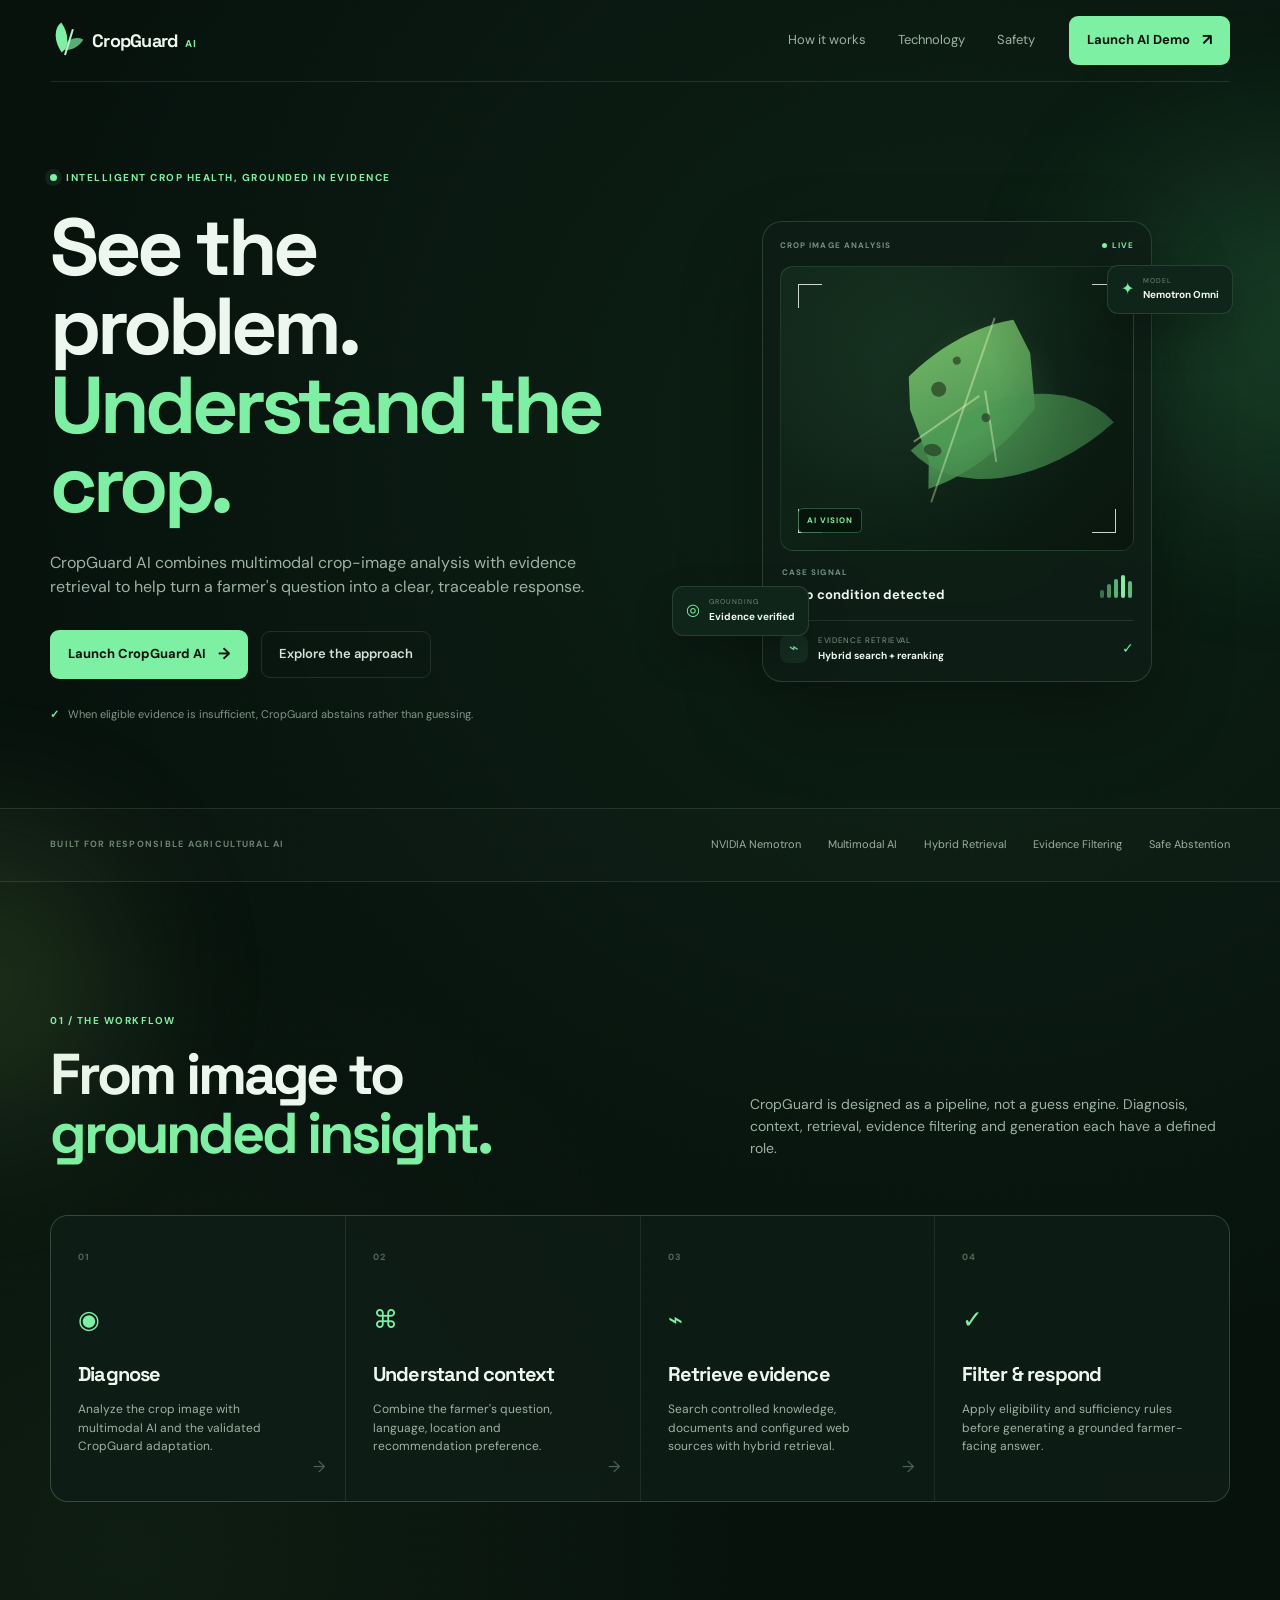
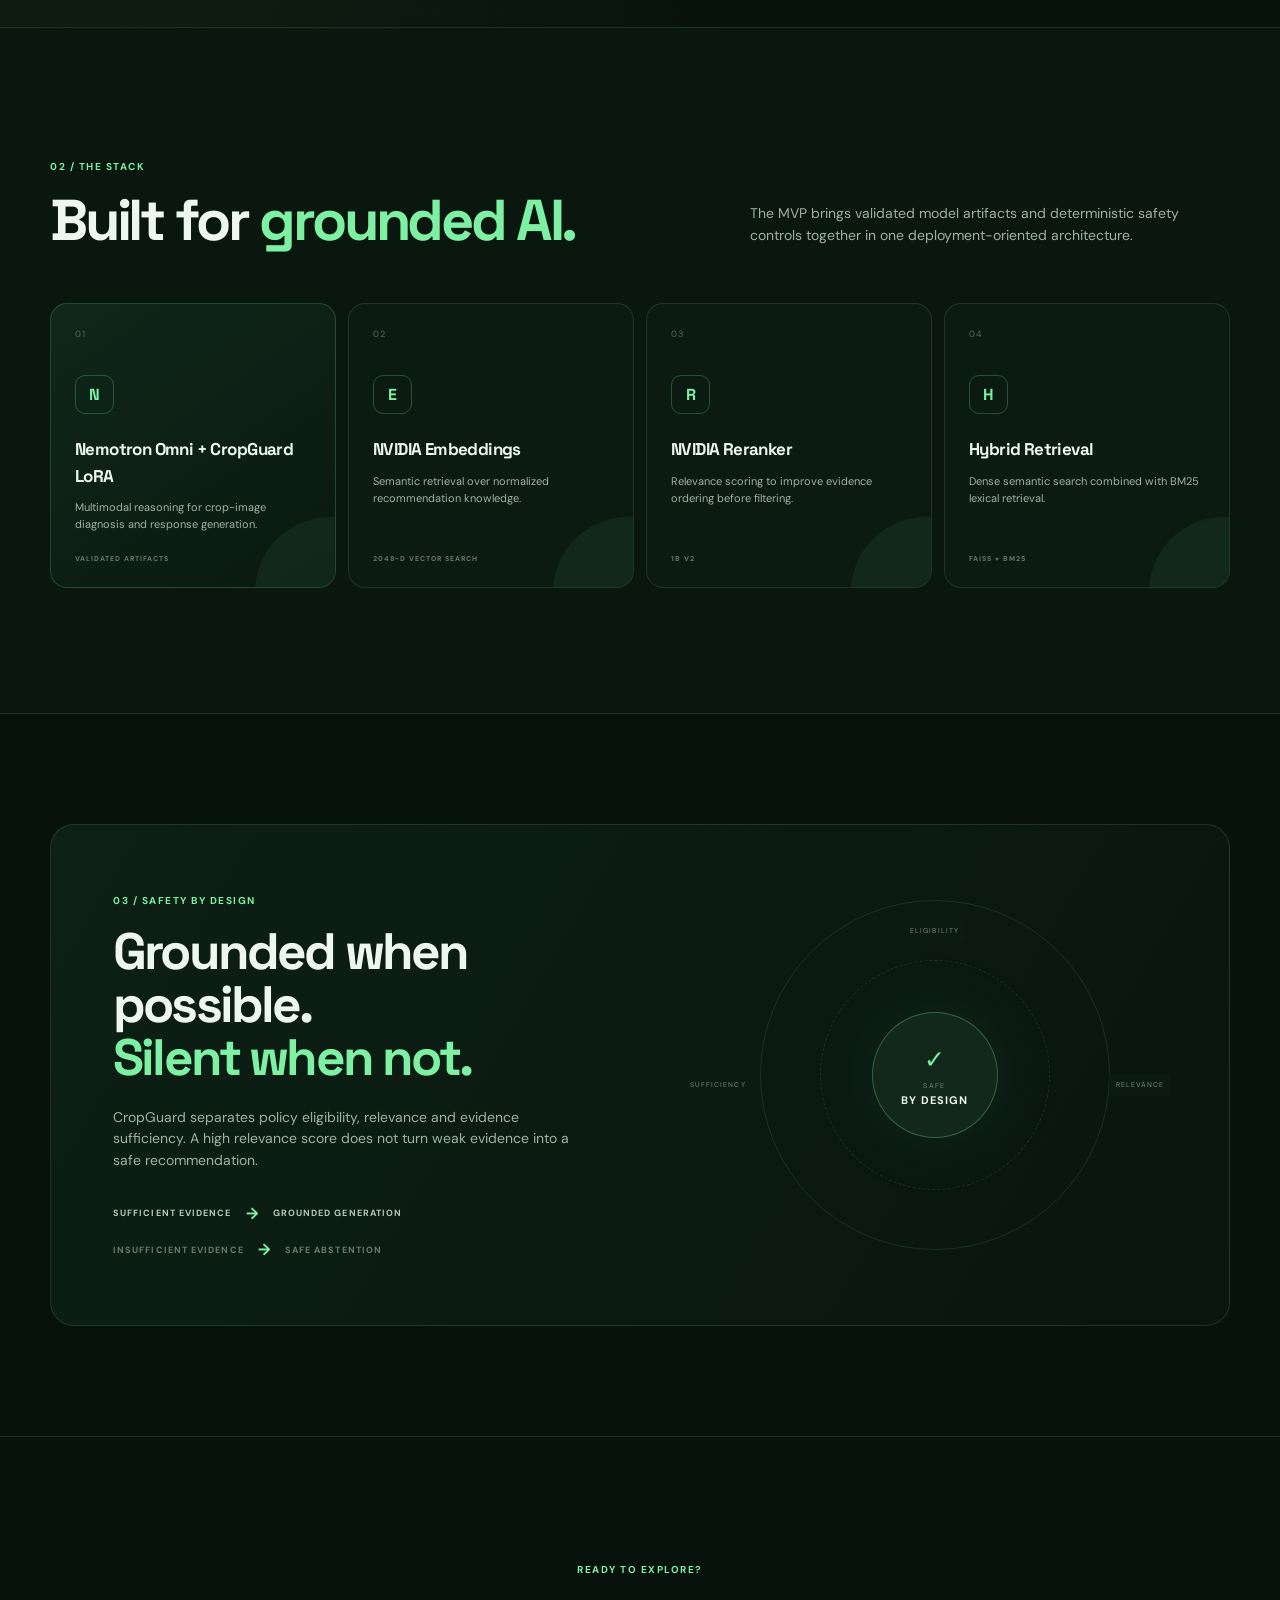
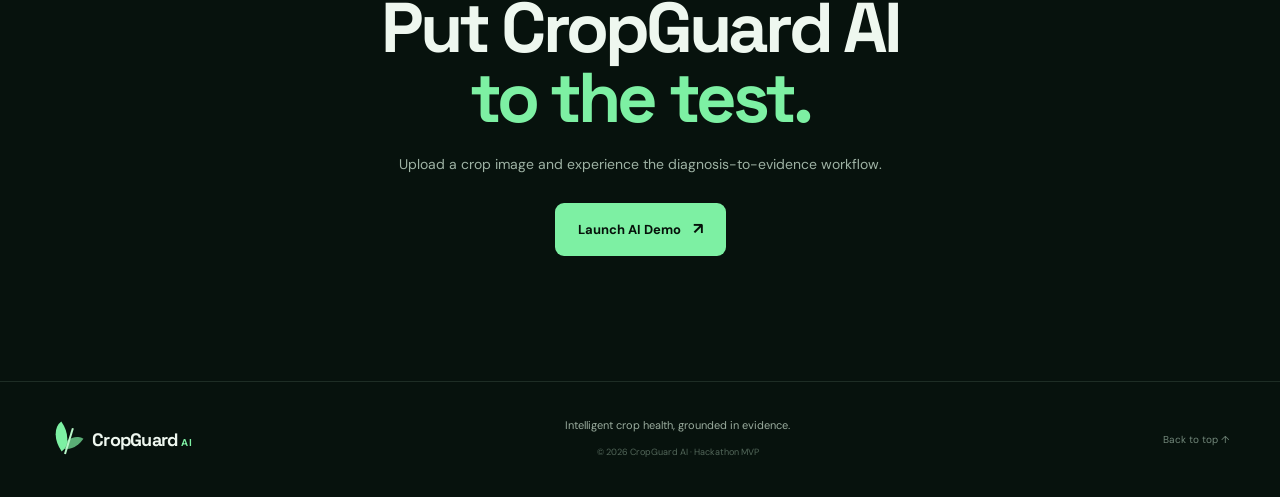
<file: website/index_bkp.html>
<!DOCTYPE html>
<html lang="en">
<head>
  <meta charset="UTF-8" />
  <meta name="viewport" content="width=device-width, initial-scale=1.0" />
  <meta name="description" content="CropGuard AI — multimodal crop diagnosis and evidence-grounded agricultural guidance." />
  <meta name="theme-color" content="#07120d" />
  <title>CropGuard AI | Intelligent Crop Health</title>
  <link rel="preconnect" href="https://fonts.googleapis.com" />
  <link rel="preconnect" href="https://fonts.gstatic.com" crossorigin />
  <link href="https://fonts.googleapis.com/css2?family=DM+Sans:wght@400;500;600;700&family=Space+Grotesk:wght@500;600;700&display=swap" rel="stylesheet" />
  <link rel="stylesheet" href="styles.css" />
</head>
<body>
  <div class="ambient ambient-one"></div>
  <div class="ambient ambient-two"></div>

  <header class="site-header">
    <a class="brand" href="#top" aria-label="CropGuard AI home">
      <span class="brand-mark" aria-hidden="true">
        <span class="leaf leaf-a"></span>
        <span class="leaf leaf-b"></span>
        <span class="stem"></span>
      </span>
      <span>
        <strong>CropGuard</strong>
        <small>AI</small>
      </span>
    </a>

    <nav class="nav" aria-label="Primary navigation">
      <a href="#how-it-works">How it works</a>
      <a href="#technology">Technology</a>
      <a href="#safety">Safety</a>
    </nav>

    <a class="header-cta" href="https://aidemo.cropguard.in" target="_blank" rel="noopener">
      Launch AI Demo <span>↗</span>
    </a>
  </header>

  <main id="top">
    <section class="hero section-shell">
      <div class="hero-copy">
        <div class="eyebrow"><span class="pulse-dot"></span> Intelligent crop health, grounded in evidence</div>
        <h1>See the problem.<br /><em>Understand the crop.</em></h1>
        <p class="hero-text">
          CropGuard AI combines multimodal crop-image analysis with evidence retrieval
          to help turn a farmer's question into a clear, traceable response.
        </p>

        <div class="hero-actions">
          <a class="primary-button" href="https://aidemo.cropguard.in" target="_blank" rel="noopener">
            Launch CropGuard AI <span>→</span>
          </a>
          <a class="secondary-button" href="#how-it-works">Explore the approach</a>
        </div>

        <div class="hero-note">
          <span class="shield">✓</span>
          <span>When eligible evidence is insufficient, CropGuard abstains rather than guessing.</span>
        </div>
      </div>

      <div class="hero-visual" aria-label="Illustration of AI crop analysis">
        <div class="visual-grid"></div>
        <div class="scan-line"></div>

        <div class="analysis-card">
          <div class="card-top">
            <span class="mini-label">CROP IMAGE ANALYSIS</span>
            <span class="live-tag"><i></i> LIVE</span>
          </div>

          <div class="crop-frame">
            <div class="leaf-art">
              <div class="leaf-shape leaf-main"></div>
              <div class="leaf-shape leaf-small"></div>
              <div class="vein vein-1"></div>
              <div class="vein vein-2"></div>
              <div class="vein vein-3"></div>
              <div class="spot spot-1"></div>
              <div class="spot spot-2"></div>
              <div class="spot spot-3"></div>
              <div class="spot spot-4"></div>
            </div>
            <div class="corner corner-tl"></div>
            <div class="corner corner-tr"></div>
            <div class="corner corner-bl"></div>
            <div class="corner corner-br"></div>
            <div class="confidence-badge">AI VISION</div>
          </div>

          <div class="analysis-result">
            <div>
              <span class="result-label">CASE SIGNAL</span>
              <strong>Crop condition detected</strong>
            </div>
            <div class="result-bars" aria-hidden="true">
              <span></span><span></span><span></span><span></span><span></span>
            </div>
          </div>

          <div class="evidence-row">
            <span class="evidence-icon">⌁</span>
            <div>
              <span>Evidence retrieval</span>
              <strong>Hybrid search + reranking</strong>
            </div>
            <span class="check">✓</span>
          </div>
        </div>

        <div class="floating-chip chip-top">
          <span class="chip-icon">✦</span>
          <span><small>MODEL</small><strong>Nemotron Omni</strong></span>
        </div>

        <div class="floating-chip chip-bottom">
          <span class="chip-icon">◎</span>
          <span><small>GROUNDING</small><strong>Evidence verified</strong></span>
        </div>
      </div>
    </section>

    <section class="trust-strip">
      <div class="section-shell trust-inner">
        <span>BUILT FOR RESPONSIBLE AGRICULTURAL AI</span>
        <div class="trust-items">
          <span>NVIDIA Nemotron</span>
          <span>Multimodal AI</span>
          <span>Hybrid Retrieval</span>
          <span>Evidence Filtering</span>
          <span>Safe Abstention</span>
        </div>
      </div>
    </section>

    <section id="how-it-works" class="section section-shell">
      <div class="section-heading">
        <div>
          <span class="section-kicker">01 / THE WORKFLOW</span>
          <h2>From image to<br /><em>grounded insight.</em></h2>
        </div>
        <p>
          CropGuard is designed as a pipeline, not a guess engine. Diagnosis,
          context, retrieval, evidence filtering and generation each have a defined role.
        </p>
      </div>

      <div class="workflow">
        <article class="workflow-card">
          <span class="step-number">01</span>
          <div class="step-icon">◉</div>
          <h3>Diagnose</h3>
          <p>Analyze the crop image with multimodal AI and the validated CropGuard adaptation.</p>
          <div class="flow-arrow">→</div>
        </article>

        <article class="workflow-card">
          <span class="step-number">02</span>
          <div class="step-icon">⌘</div>
          <h3>Understand context</h3>
          <p>Combine the farmer's question, language, location and recommendation preference.</p>
          <div class="flow-arrow">→</div>
        </article>

        <article class="workflow-card">
          <span class="step-number">03</span>
          <div class="step-icon">⌁</div>
          <h3>Retrieve evidence</h3>
          <p>Search controlled knowledge, documents and configured web sources with hybrid retrieval.</p>
          <div class="flow-arrow">→</div>
        </article>

        <article class="workflow-card">
          <span class="step-number">04</span>
          <div class="step-icon">✓</div>
          <h3>Filter & respond</h3>
          <p>Apply eligibility and sufficiency rules before generating a grounded farmer-facing answer.</p>
        </article>
      </div>
    </section>

    <section id="technology" class="section technology-section">
      <div class="section-shell">
        <div class="section-heading">
          <div>
            <span class="section-kicker">02 / THE STACK</span>
            <h2>Built for <em>grounded AI.</em></h2>
          </div>
          <p>
            The MVP brings validated model artifacts and deterministic safety controls
            together in one deployment-oriented architecture.
          </p>
        </div>

        <div class="tech-grid">
          <article class="tech-card featured">
            <div class="tech-number">01</div>
            <div class="tech-icon">N</div>
            <h3>Nemotron Omni + CropGuard LoRA</h3>
            <p>Multimodal reasoning for crop-image diagnosis and response generation.</p>
            <span class="tech-status">VALIDATED ARTIFACTS</span>
          </article>

          <article class="tech-card">
            <div class="tech-number">02</div>
            <div class="tech-icon">E</div>
            <h3>NVIDIA Embeddings</h3>
            <p>Semantic retrieval over normalized recommendation knowledge.</p>
            <span class="tech-status">2048-D VECTOR SEARCH</span>
          </article>

          <article class="tech-card">
            <div class="tech-number">03</div>
            <div class="tech-icon">R</div>
            <h3>NVIDIA Reranker</h3>
            <p>Relevance scoring to improve evidence ordering before filtering.</p>
            <span class="tech-status">1B V2</span>
          </article>

          <article class="tech-card">
            <div class="tech-number">04</div>
            <div class="tech-icon">H</div>
            <h3>Hybrid Retrieval</h3>
            <p>Dense semantic search combined with BM25 lexical retrieval.</p>
            <span class="tech-status">FAISS + BM25</span>
          </article>
        </div>
      </div>
    </section>

    <section id="safety" class="section section-shell safety-section">
      <div class="safety-panel">
        <div class="safety-copy">
          <span class="section-kicker">03 / SAFETY BY DESIGN</span>
          <h2>Grounded when possible.<br /><em>Silent when not.</em></h2>
          <p>
            CropGuard separates policy eligibility, relevance and evidence sufficiency.
            A high relevance score does not turn weak evidence into a safe recommendation.
          </p>
          <div class="safety-rule">
            <span>SUFFICIENT EVIDENCE</span>
            <strong>→</strong>
            <span>GROUNDED GENERATION</span>
          </div>
          <div class="safety-rule muted">
            <span>INSUFFICIENT EVIDENCE</span>
            <strong>→</strong>
            <span>SAFE ABSTENTION</span>
          </div>
        </div>

        <div class="safety-visual">
          <div class="orbit orbit-one"></div>
          <div class="orbit orbit-two"></div>
          <div class="safety-core">
            <div class="core-check">✓</div>
            <span>SAFE</span>
            <strong>BY DESIGN</strong>
          </div>
          <span class="orbit-label label-one">ELIGIBILITY</span>
          <span class="orbit-label label-two">RELEVANCE</span>
          <span class="orbit-label label-three">SUFFICIENCY</span>
        </div>
      </div>
    </section>

    <section class="cta-section">
      <div class="section-shell cta-inner">
        <span class="section-kicker">READY TO EXPLORE?</span>
        <h2>Put CropGuard AI<br /><em>to the test.</em></h2>
        <p>Upload a crop image and experience the diagnosis-to-evidence workflow.</p>
        <a class="primary-button large" href="https://aidemo.cropguard.in" target="_blank" rel="noopener">
          Launch AI Demo <span>↗</span>
        </a>
      </div>
    </section>
  </main>

  <footer class="footer">
    <div class="section-shell footer-inner">
      <a class="brand footer-brand" href="#top">
        <span class="brand-mark" aria-hidden="true">
          <span class="leaf leaf-a"></span>
          <span class="leaf leaf-b"></span>
          <span class="stem"></span>
        </span>
        <span><strong>CropGuard</strong><small>AI</small></span>
      </a>
      <div class="footer-copy">
        <p>Intelligent crop health, grounded in evidence.</p>
        <small>© 2026 CropGuard AI · Hackathon MVP</small>
      </div>
      <a class="back-top" href="#top">Back to top ↑</a>
    </div>
  </footer>

  <script src="script.js"></script>
</body>
</html>
</file>
<file: website/styles.css>
:root {
  --bg: #07120d;
  --bg-soft: #0b1812;
  --panel: #0e1e16;
  --panel-2: #10251a;
  --line: rgba(185, 225, 196, 0.13);
  --text: #eef7ef;
  --muted: #9eb2a4;
  --green: #7df0a3;
  --green-soft: #b9f7c9;
  --lime: #c8f36a;
  --max: 1180px;
  --radius: 22px;
}

* { box-sizing: border-box; }

html { scroll-behavior: smooth; }

body {
  margin: 0;
  background:
    radial-gradient(circle at 75% 12%, rgba(79, 196, 113, 0.09), transparent 28%),
    radial-gradient(circle at 10% 42%, rgba(139, 214, 102, 0.06), transparent 26%),
    var(--bg);
  color: var(--text);
  font-family: "DM Sans", sans-serif;
  line-height: 1.55;
  overflow-x: hidden;
}

body::before {
  content: "";
  position: fixed;
  inset: 0;
  pointer-events: none;
  opacity: .35;
  background-image:
    linear-gradient(rgba(255,255,255,.018) 1px, transparent 1px),
    linear-gradient(90deg, rgba(255,255,255,.018) 1px, transparent 1px);
  background-size: 48px 48px;
  mask-image: linear-gradient(to bottom, black, transparent 75%);
}

a { color: inherit; text-decoration: none; }

.ambient {
  position: absolute;
  border-radius: 50%;
  filter: blur(90px);
  pointer-events: none;
  opacity: .18;
}
.ambient-one { width: 340px; height: 340px; background: #51d47a; top: 160px; right: -180px; }
.ambient-two { width: 260px; height: 260px; background: #a6e36b; top: 850px; left: -150px; }

.section-shell {
  width: min(calc(100% - 48px), var(--max));
  margin-inline: auto;
}

.site-header {
  width: min(calc(100% - 48px), var(--max));
  height: 82px;
  margin: auto;
  display: flex;
  align-items: center;
  justify-content: space-between;
  border-bottom: 1px solid var(--line);
  position: relative;
  z-index: 5;
}

.brand { display: inline-flex; align-items: center; gap: 11px; }
.brand strong {
  font-family: "Space Grotesk", sans-serif;
  font-size: 18px;
  letter-spacing: -.04em;
}
.brand small {
  color: var(--green);
  font-size: 10px;
  font-weight: 700;
  margin-left: 3px;
  letter-spacing: .12em;
}
.brand-mark { width: 31px; height: 31px; position: relative; display: inline-block; }
.leaf { position: absolute; background: var(--green); border-radius: 100% 0 100% 0; transform: rotate(-35deg); }
.leaf-a { width: 17px; height: 25px; left: 3px; top: 0; }
.leaf-b { width: 14px; height: 20px; left: 15px; top: 9px; opacity: .7; transform: rotate(35deg); }
.stem { position: absolute; width: 2px; height: 27px; background: var(--green-soft); left: 14px; top: 3px; transform: rotate(17deg); transform-origin: bottom; }

.nav { display: flex; gap: 32px; margin-left: auto; margin-right: 34px; }
.nav a { color: var(--muted); font-size: 13px; transition: color .2s; }
.nav a:hover { color: var(--text); }

.header-cta, .primary-button {
  display: inline-flex;
  align-items: center;
  justify-content: center;
  gap: 12px;
  background: var(--green);
  color: #06110a;
  padding: 12px 18px;
  border-radius: 9px;
  font-size: 13px;
  font-weight: 700;
  transition: transform .2s, box-shadow .2s;
}
.header-cta:hover, .primary-button:hover {
  transform: translateY(-2px);
  box-shadow: 0 12px 30px rgba(125, 240, 163, .16);
}
.header-cta span, .primary-button span { font-size: 16px; }

.hero {
  min-height: 690px;
  padding-top: 88px;
  padding-bottom: 85px;
  display: grid;
  grid-template-columns: 1.03fr .97fr;
  gap: 55px;
  align-items: center;
}

.eyebrow, .section-kicker {
  text-transform: uppercase;
  letter-spacing: .15em;
  font-size: 10px;
  font-weight: 700;
  color: var(--green);
}
.eyebrow { display: flex; align-items: center; gap: 9px; margin-bottom: 22px; }
.pulse-dot {
  width: 7px; height: 7px; border-radius: 50%; background: var(--green);
  box-shadow: 0 0 0 5px rgba(125,240,163,.08);
}

h1, h2, h3 { font-family: "Space Grotesk", sans-serif; margin: 0; letter-spacing: -.055em; }
h1 { font-size: clamp(50px, 6.3vw, 82px); line-height: .98; max-width: 680px; }
h1 em, h2 em { color: var(--green); font-style: normal; }

.hero-text {
  max-width: 560px;
  color: var(--muted);
  font-size: 16px;
  margin: 27px 0 30px;
}
.hero-actions { display: flex; align-items: center; gap: 13px; flex-wrap: wrap; }
.secondary-button {
  padding: 12px 17px;
  border: 1px solid var(--line);
  border-radius: 9px;
  color: #d5e1d8;
  font-size: 13px;
  font-weight: 600;
}
.secondary-button:hover { border-color: rgba(185,225,196,.3); }

.hero-note {
  margin-top: 27px;
  display: flex;
  gap: 9px;
  align-items: flex-start;
  max-width: 500px;
  color: #819789;
  font-size: 11px;
}
.shield { color: var(--green); font-weight: 700; }

.hero-visual { min-height: 480px; position: relative; display: grid; place-items: center; }
.visual-grid {
  position: absolute; inset: 10% 2%;
  background:
    linear-gradient(rgba(125,240,163,.07) 1px, transparent 1px),
    linear-gradient(90deg, rgba(125,240,163,.07) 1px, transparent 1px);
  background-size: 36px 36px;
  mask-image: radial-gradient(circle, black, transparent 70%);
}
.analysis-card {
  width: min(390px, 86%);
  background: rgba(14, 30, 22, .88);
  border: 1px solid rgba(185,225,196,.17);
  border-radius: 20px;
  padding: 17px;
  position: relative;
  z-index: 2;
  box-shadow: 0 35px 80px rgba(0,0,0,.32);
  backdrop-filter: blur(12px);
}
.card-top, .analysis-result, .evidence-row { display: flex; align-items: center; justify-content: space-between; }
.mini-label, .live-tag, .result-label {
  font-size: 8px; font-weight: 700; letter-spacing: .13em; color: #789083;
}
.live-tag { color: var(--green); display: flex; align-items: center; gap: 5px; }
.live-tag i { width: 5px; height: 5px; border-radius: 50%; background: var(--green); }

.crop-frame {
  height: 285px;
  margin: 14px 0;
  border-radius: 13px;
  overflow: hidden;
  position: relative;
  background:
    radial-gradient(circle at 58% 46%, rgba(131,197,96,.22), transparent 30%),
    linear-gradient(135deg, #1a3a25, #0b1b13);
  border: 1px solid rgba(185,225,196,.1);
}
.crop-frame::after {
  content: "";
  position: absolute; inset: 0;
  background: radial-gradient(circle at 45% 42%, transparent 0 23%, rgba(4,12,7,.34) 70%);
}
.leaf-art { position: absolute; width: 250px; height: 250px; left: 50%; top: 51%; transform: translate(-50%,-50%) rotate(-14deg); }
.leaf-shape { position: absolute; border-radius: 100% 0 100% 0; }
.leaf-main {
  width: 170px; height: 240px; left: 42px; top: 2px;
  background: linear-gradient(135deg, #83c96d, #2d7444);
  transform: rotate(35deg);
  clip-path: polygon(50% 0, 78% 18%, 96% 44%, 82% 69%, 58% 100%, 45% 75%, 24% 58%, 10% 35%, 27% 14%);
}
.leaf-small {
  width: 115px; height: 170px; left: 115px; top: 78px;
  background: #4d9b55; transform: rotate(62deg); opacity: .8;
}
.vein { position: absolute; width: 2px; height: 195px; background: rgba(222,247,181,.45); left: 130px; top: 28px; transform: rotate(33deg); z-index: 2; }
.vein-2 { height: 80px; transform: rotate(69deg); left: 112px; top: 90px; }
.vein-3 { height: 72px; transform: rotate(5deg); left: 153px; top: 112px; }
.spot { position: absolute; border-radius: 50%; background: rgba(35,54,30,.65); z-index: 3; }
.spot-1 { width: 15px; height: 15px; left: 105px; top: 92px; }
.spot-2 { width: 9px; height: 9px; left: 147px; top: 134px; }
.spot-3 { width: 18px; height: 12px; left: 83px; top: 151px; transform: rotate(24deg); }
.spot-4 { width: 8px; height: 8px; left: 133px; top: 72px; }

.corner { position: absolute; width: 24px; height: 24px; border-color: var(--green); z-index: 4; opacity: .85; }
.corner-tl { left: 17px; top: 17px; border-left: 1px solid; border-top: 1px solid; }
.corner-tr { right: 17px; top: 17px; border-right: 1px solid; border-top: 1px solid; }
.corner-bl { left: 17px; bottom: 17px; border-left: 1px solid; border-bottom: 1px solid; }
.corner-br { right: 17px; bottom: 17px; border-right: 1px solid; border-bottom: 1px solid; }
.confidence-badge {
  position: absolute; left: 17px; bottom: 17px; z-index: 5;
  padding: 5px 8px; background: rgba(5,17,10,.78); border: 1px solid rgba(125,240,163,.3);
  border-radius: 5px; color: var(--green); font-size: 8px; letter-spacing: .12em; font-weight: 700;
}
.analysis-result { padding: 1px 2px 13px; border-bottom: 1px solid var(--line); }
.result-label { display: block; margin-bottom: 4px; }
.analysis-result strong { font-size: 13px; }
.result-bars { display: flex; gap: 3px; align-items: end; height: 23px; }
.result-bars span { display: block; width: 4px; background: var(--green); border-radius: 4px; }
.result-bars span:nth-child(1){height: 8px;opacity:.4}.result-bars span:nth-child(2){height:14px;opacity:.55}.result-bars span:nth-child(3){height:19px;opacity:.7}.result-bars span:nth-child(4){height:23px}.result-bars span:nth-child(5){height:17px;opacity:.75}
.evidence-row { justify-content: flex-start; gap: 10px; padding-top: 13px; }
.evidence-icon { width: 28px; height: 28px; border-radius: 8px; background: rgba(125,240,163,.08); display: grid; place-items: center; color: var(--green); }
.evidence-row div { flex: 1; }
.evidence-row span:not(.evidence-icon):not(.check) { display:block; color:#809589; font-size:8px; letter-spacing:.08em; text-transform:uppercase; }
.evidence-row strong { display:block; font-size:10px; margin-top:2px; }
.check { color: var(--green); font-size: 14px; }

.floating-chip {
  position: absolute; z-index: 3; display:flex; align-items:center; gap:9px;
  padding: 10px 13px; background: #10251a; border:1px solid rgba(185,225,196,.14);
  border-radius: 11px; box-shadow:0 18px 40px rgba(0,0,0,.22);
}
.chip-top { top: 58px; right: -3px; }
.chip-bottom { bottom: 51px; left: -12px; }
.chip-icon { color: var(--green); font-size:16px; }
.floating-chip small { display:block; font-size:7px; color:#71887b; letter-spacing:.13em; }
.floating-chip strong { display:block; font-size:10px; margin-top:1px; }

.trust-strip { border-block:1px solid var(--line); background:rgba(255,255,255,.012); }
.trust-inner { min-height:72px; display:flex; align-items:center; justify-content:space-between; gap:25px; }
.trust-inner > span { color:#6e8175; font-size:9px; letter-spacing:.14em; font-weight:700; }
.trust-items { display:flex; gap:27px; flex-wrap:wrap; justify-content:flex-end; }
.trust-items span { color:#9caf9f; font-size:11px; }

.section { padding-top: 125px; padding-bottom: 125px; }
.section-heading { display:grid; grid-template-columns: 1fr .75fr; gap:60px; align-items:end; margin-bottom:52px; }
.section-heading h2 { font-size: clamp(38px, 4.5vw, 58px); line-height:1.03; margin-top:13px; }
.section-heading > p { color:var(--muted); font-size:14px; max-width:480px; margin:0 0 4px; }

.workflow { display:grid; grid-template-columns:repeat(4,1fr); gap:1px; background:var(--line); border:1px solid var(--line); border-radius:18px; overflow:hidden; }
.workflow-card { position:relative; min-height:285px; padding:27px; background:rgba(10,25,17,.84); transition:background .25s; }
.workflow-card:hover { background:#10261a; }
.step-number { color:#53695b; font-size:9px; letter-spacing:.12em; font-weight:700; }
.step-icon { color:var(--green); font-size:25px; margin:33px 0 19px; }
.workflow-card h3 { font-size:20px; letter-spacing:-.04em; }
.workflow-card p { color:var(--muted); font-size:12px; margin:10px 0 0; max-width:220px; }
.flow-arrow { position:absolute; right:20px; bottom:22px; color:#4b6354; }

.technology-section { background:#09170f; border-block:1px solid var(--line); }
.tech-grid { display:grid; grid-template-columns:repeat(4,1fr); gap:12px; }
.tech-card { min-height:285px; border:1px solid var(--line); background:#0b1b12; border-radius:17px; padding:24px; position:relative; overflow:hidden; }
.tech-card.featured { background:linear-gradient(145deg, #10271a, #0a1910); border-color:rgba(125,240,163,.2); }
.tech-card::after { content:""; position:absolute; width:150px; height:150px; right:-70px; bottom:-80px; border-radius:50%; background:rgba(125,240,163,.06); }
.tech-number { color:#546a5b; font-size:9px; letter-spacing:.1em; }
.tech-icon { width:39px; height:39px; display:grid; place-items:center; border:1px solid rgba(125,240,163,.25); border-radius:10px; color:var(--green); font-family:"Space Grotesk"; font-weight:700; margin:34px 0 22px; }
.tech-card h3 { font-size:17px; letter-spacing:-.035em; }
.tech-card p { color:var(--muted); font-size:11px; margin-top:10px; }
.tech-status { position:absolute; left:24px; bottom:22px; color:#657c6c; font-size:7px; letter-spacing:.14em; font-weight:700; }

.safety-section { padding-top:110px; padding-bottom:110px; }
.safety-panel { min-height:500px; border:1px solid var(--line); border-radius:24px; background:linear-gradient(120deg,#0d2015,#09150e); display:grid; grid-template-columns:1fr 1fr; overflow:hidden; }
.safety-copy { padding:62px; }
.safety-copy h2 { font-size:clamp(38px,4vw,54px); line-height:1.03; margin:15px 0 22px; }
.safety-copy p { color:var(--muted); max-width:470px; font-size:14px; }
.safety-rule { margin-top:30px; display:flex; align-items:center; gap:14px; color:#b8c9bc; font-size:9px; letter-spacing:.12em; font-weight:700; }
.safety-rule strong { color:var(--green); font-size:16px; }
.safety-rule.muted { margin-top:12px; color:#687d6e; }
.safety-visual { position:relative; min-height:500px; display:grid; place-items:center; }
.orbit { position:absolute; border:1px solid rgba(125,240,163,.12); border-radius:50%; }
.orbit-one { width:350px; height:350px; }
.orbit-two { width:230px; height:230px; border-style:dashed; }
.safety-core { width:126px; height:126px; border-radius:50%; background:#11281a; border:1px solid rgba(125,240,163,.3); display:flex; flex-direction:column; align-items:center; justify-content:center; box-shadow:0 0 80px rgba(125,240,163,.08); z-index:2; }
.core-check { color:var(--green); font-size:25px; }
.safety-core span { font-size:7px; letter-spacing:.2em; color:#718879; margin-top:2px; }
.safety-core strong { font-size:11px; letter-spacing:.1em; }
.orbit-label { position:absolute; color:#718879; font-size:7px; letter-spacing:.15em; background:#0b1b12; padding:5px 7px; }
.label-one { top:96px; left:50%; transform:translateX(-50%); }
.label-two { right:58px; top:50%; }
.label-three { left:43px; top:50%; }

.cta-section { padding:125px 0; border-top:1px solid var(--line); text-align:center; }
.cta-inner { display:flex; flex-direction:column; align-items:center; }
.cta-inner h2 { font-size:clamp(46px,5.5vw,72px); line-height:1; margin:15px 0 20px; }
.cta-inner p { color:var(--muted); font-size:14px; margin:0 0 28px; }
.primary-button.large { padding:14px 23px; }

.footer { border-top:1px solid var(--line); }
.footer-inner { min-height:115px; display:flex; align-items:center; justify-content:space-between; gap:30px; }
.footer-copy { text-align:center; }
.footer-copy p { color:#9aac9e; font-size:11px; margin:0 0 4px; }
.footer-copy small { color:#53675a; font-size:9px; }
.back-top { color:#72877a; font-size:10px; }
.back-top:hover { color:var(--green); }

@media (max-width: 980px) {
  .hero { grid-template-columns:1fr; padding-top:65px; }
  .hero-copy { max-width:720px; }
  .hero-visual { min-height:500px; }
  .workflow, .tech-grid { grid-template-columns:repeat(2,1fr); }
  .section-heading { grid-template-columns:1fr; gap:18px; }
  .safety-panel { grid-template-columns:1fr; }
  .safety-visual { min-height:430px; }
}

@media (max-width: 700px) {
  .site-header { height:70px; width:min(calc(100% - 30px),var(--max)); }
  .nav { display:none; }
  .header-cta { padding:9px 12px; font-size:11px; }
  .section-shell { width:min(calc(100% - 30px),var(--max)); }
  .hero { padding-top:52px; min-height:auto; }
  h1 { font-size:47px; }
  .hero-text { font-size:14px; }
  .hero-visual { min-height:430px; }
  .analysis-card { width:92%; }
  .chip-top { right:-2px; top:30px; transform:scale(.86); transform-origin:right top; }
  .chip-bottom { left:-5px; bottom:22px; transform:scale(.86); transform-origin:left bottom; }
  .trust-inner { padding:18px 0; align-items:flex-start; flex-direction:column; }
  .trust-items { justify-content:flex-start; gap:11px 20px; }
  .section { padding-top:85px; padding-bottom:85px; }
  .workflow, .tech-grid { grid-template-columns:1fr; }
  .workflow-card { min-height:245px; }
  .safety-copy { padding:38px 25px; }
  .safety-visual { min-height:380px; }
  .orbit-one { width:290px; height:290px; }
  .orbit-two { width:190px; height:190px; }
  .label-two { right:13px; }
  .label-three { left:13px; }
  .footer-inner { padding:25px 0; flex-direction:column; text-align:center; }
  .footer-copy { order:3; }
}

@media (prefers-reduced-motion: reduce) {
  html { scroll-behavior:auto; }
  * { animation:none !important; transition:none !important; }
}
</file>
